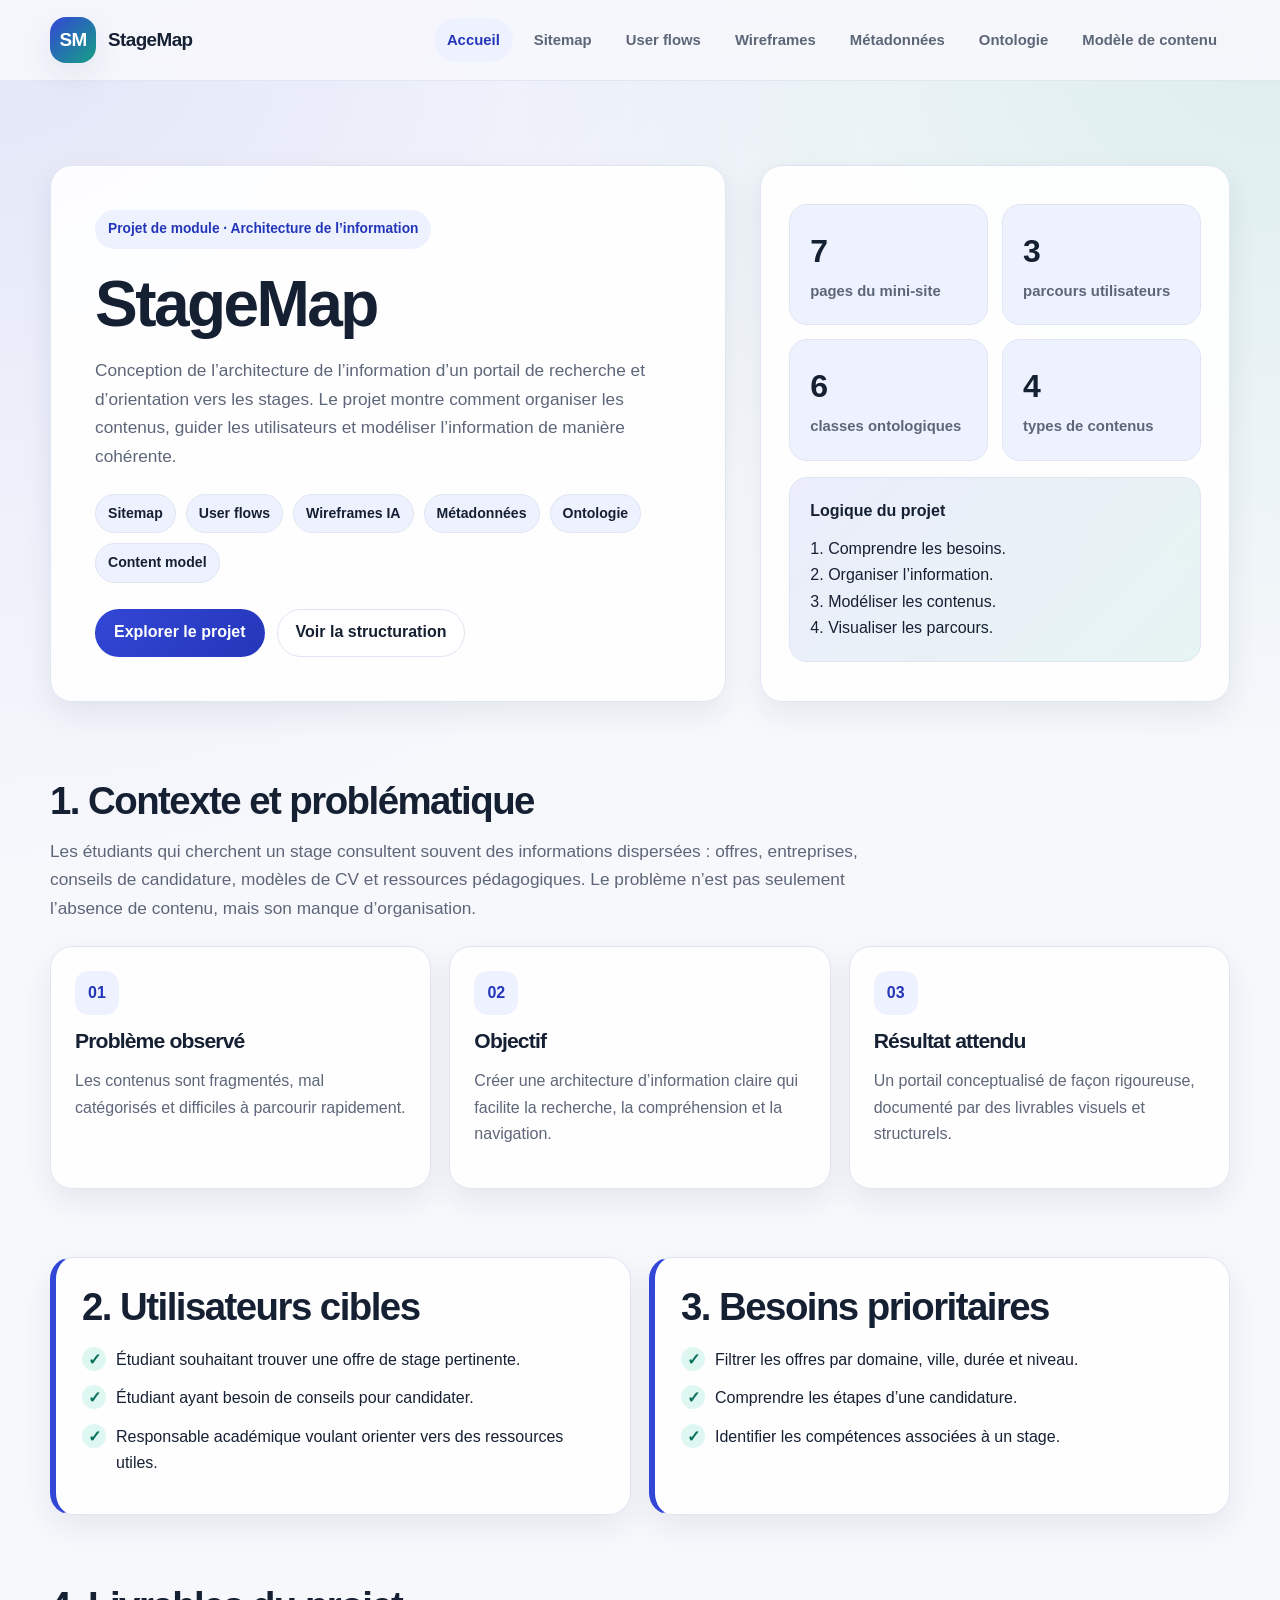
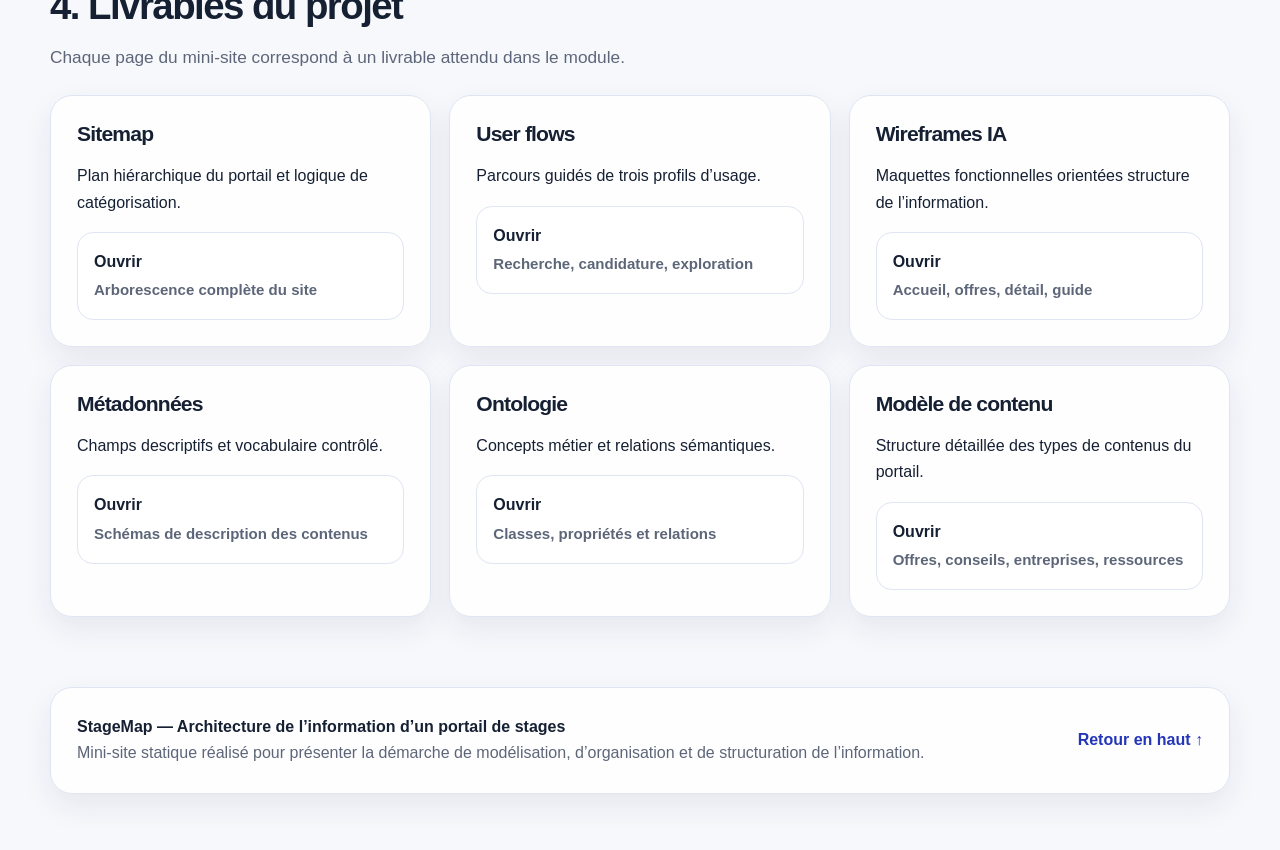
<file: index.html>
<!DOCTYPE html>
<html lang="fr">
<head>
  <meta charset="UTF-8">
  <meta name="viewport" content="width=device-width, initial-scale=1.0">
  <meta name="description" content="Accueil - Projet StageMap en architecture de l'information.">
  <title>Accueil | StageMap</title>
  <link rel="stylesheet" href="css/styles.css">
</head>
<body id="top" class="page-index">

<a class="skip-link" href="#main-content">Aller au contenu principal</a>
<header class="site-header">
  <div class="container header-inner">
    <a class="brand" href="index.html" aria-label="StageMap - Accueil">
      <span class="brand-mark">SM</span>
      <span>StageMap</span>
    </a>
    <button class="nav-toggle" type="button" aria-label="Ouvrir la navigation" aria-expanded="false">
      Menu
    </button>
    <nav class="main-nav" aria-label="Navigation principale">
      <a href="index.html">Accueil</a>
      <a href="sitemap.html">Sitemap</a>
      <a href="flows.html">User flows</a>
      <a href="wireframes.html">Wireframes</a>
      <a href="metadata.html">Métadonnées</a>
      <a href="ontology.html">Ontologie</a>
      <a href="content-model.html">Modèle de contenu</a>
    </nav>
  </div>
</header>

<main id="main-content">

<section class="hero">
  <div class="container hero-grid">
    <article class="hero-card hero-copy">
      <span class="kicker">Projet de module · Architecture de l’information</span>
      <h1>StageMap</h1>
      <p>
        Conception de l’architecture de l’information d’un portail de recherche et
        d’orientation vers les stages. Le projet montre comment organiser les contenus,
        guider les utilisateurs et modéliser l’information de manière cohérente.
      </p>
      <div class="tag-list" aria-label="Notions couvertes">
        <span class="tag">Sitemap</span>
        <span class="tag">User flows</span>
        <span class="tag">Wireframes IA</span>
        <span class="tag">Métadonnées</span>
        <span class="tag">Ontologie</span>
        <span class="tag">Content model</span>
      </div>
      <div class="button-row">
        <a class="btn btn-primary" href="sitemap.html">Explorer le projet</a>
        <a class="btn btn-secondary" href="content-model.html">Voir la structuration</a>
      </div>
    </article>

    <aside class="hero-card hero-side" aria-label="Résumé du projet">
      <div class="metric-grid">
        <div class="metric"><strong>7</strong><span>pages du mini-site</span></div>
        <div class="metric"><strong>3</strong><span>parcours utilisateurs</span></div>
        <div class="metric"><strong>6</strong><span>classes ontologiques</span></div>
        <div class="metric"><strong>4</strong><span>types de contenus</span></div>
      </div>
      <div class="mini-path">
        <strong>Logique du projet</strong>
        <ol>
          <li>Comprendre les besoins.</li>
          <li>Organiser l’information.</li>
          <li>Modéliser les contenus.</li>
          <li>Visualiser les parcours.</li>
        </ol>
      </div>
    </aside>
  </div>
</section>

<section class="section">
  <div class="container">
    <div class="section-heading">
      <h2>1. Contexte et problématique</h2>
      <p class="section-intro">
        Les étudiants qui cherchent un stage consultent souvent des informations dispersées :
        offres, entreprises, conseils de candidature, modèles de CV et ressources pédagogiques.
        Le problème n’est pas seulement l’absence de contenu, mais son manque d’organisation.
      </p>
    </div>
    <div class="grid-3">
      <article class="card">
        <span class="icon-chip">01</span>
        <h3>Problème observé</h3>
        <p>Les contenus sont fragmentés, mal catégorisés et difficiles à parcourir rapidement.</p>
      </article>
      <article class="card">
        <span class="icon-chip">02</span>
        <h3>Objectif</h3>
        <p>Créer une architecture d’information claire qui facilite la recherche, la compréhension et la navigation.</p>
      </article>
      <article class="card">
        <span class="icon-chip">03</span>
        <h3>Résultat attendu</h3>
        <p>Un portail conceptualisé de façon rigoureuse, documenté par des livrables visuels et structurels.</p>
      </article>
    </div>
  </div>
</section>

<section class="section">
  <div class="container grid-2">
    <article class="callout">
      <h2>2. Utilisateurs cibles</h2>
      <ul class="checklist">
        <li>Étudiant souhaitant trouver une offre de stage pertinente.</li>
        <li>Étudiant ayant besoin de conseils pour candidater.</li>
        <li>Responsable académique voulant orienter vers des ressources utiles.</li>
      </ul>
    </article>
    <article class="callout">
      <h2>3. Besoins prioritaires</h2>
      <ul class="checklist">
        <li>Filtrer les offres par domaine, ville, durée et niveau.</li>
        <li>Comprendre les étapes d’une candidature.</li>
        <li>Identifier les compétences associées à un stage.</li>
      </ul>
    </article>
  </div>
</section>

<section class="section">
  <div class="container">
    <div class="section-heading">
      <h2>4. Livrables du projet</h2>
      <p class="section-intro">
        Chaque page du mini-site correspond à un livrable attendu dans le module.
      </p>
    </div>
    <div class="grid-3">
      <article class="nav-card">
        <h3>Sitemap</h3>
        <p>Plan hiérarchique du portail et logique de catégorisation.</p>
        <a href="sitemap.html">Ouvrir <span>Arborescence complète du site</span></a>
      </article>
      <article class="nav-card">
        <h3>User flows</h3>
        <p>Parcours guidés de trois profils d’usage.</p>
        <a href="flows.html">Ouvrir <span>Recherche, candidature, exploration</span></a>
      </article>
      <article class="nav-card">
        <h3>Wireframes IA</h3>
        <p>Maquettes fonctionnelles orientées structure de l’information.</p>
        <a href="wireframes.html">Ouvrir <span>Accueil, offres, détail, guide</span></a>
      </article>
      <article class="nav-card">
        <h3>Métadonnées</h3>
        <p>Champs descriptifs et vocabulaire contrôlé.</p>
        <a href="metadata.html">Ouvrir <span>Schémas de description des contenus</span></a>
      </article>
      <article class="nav-card">
        <h3>Ontologie</h3>
        <p>Concepts métier et relations sémantiques.</p>
        <a href="ontology.html">Ouvrir <span>Classes, propriétés et relations</span></a>
      </article>
      <article class="nav-card">
        <h3>Modèle de contenu</h3>
        <p>Structure détaillée des types de contenus du portail.</p>
        <a href="content-model.html">Ouvrir <span>Offres, conseils, entreprises, ressources</span></a>
      </article>
    </div>
  </div>
</section>

</main>

<footer class="footer">
  <div class="container footer-card">
    <div>
      <strong>StageMap — Architecture de l’information d’un portail de stages</strong>
      <p>Mini-site statique réalisé pour présenter la démarche de modélisation, d’organisation et de structuration de l’information.</p>
    </div>
    <a class="back-top" href="#top">Retour en haut ↑</a>
  </div>
</footer>
<script src="js/main.js"></script>

</body>
</html>
</file>
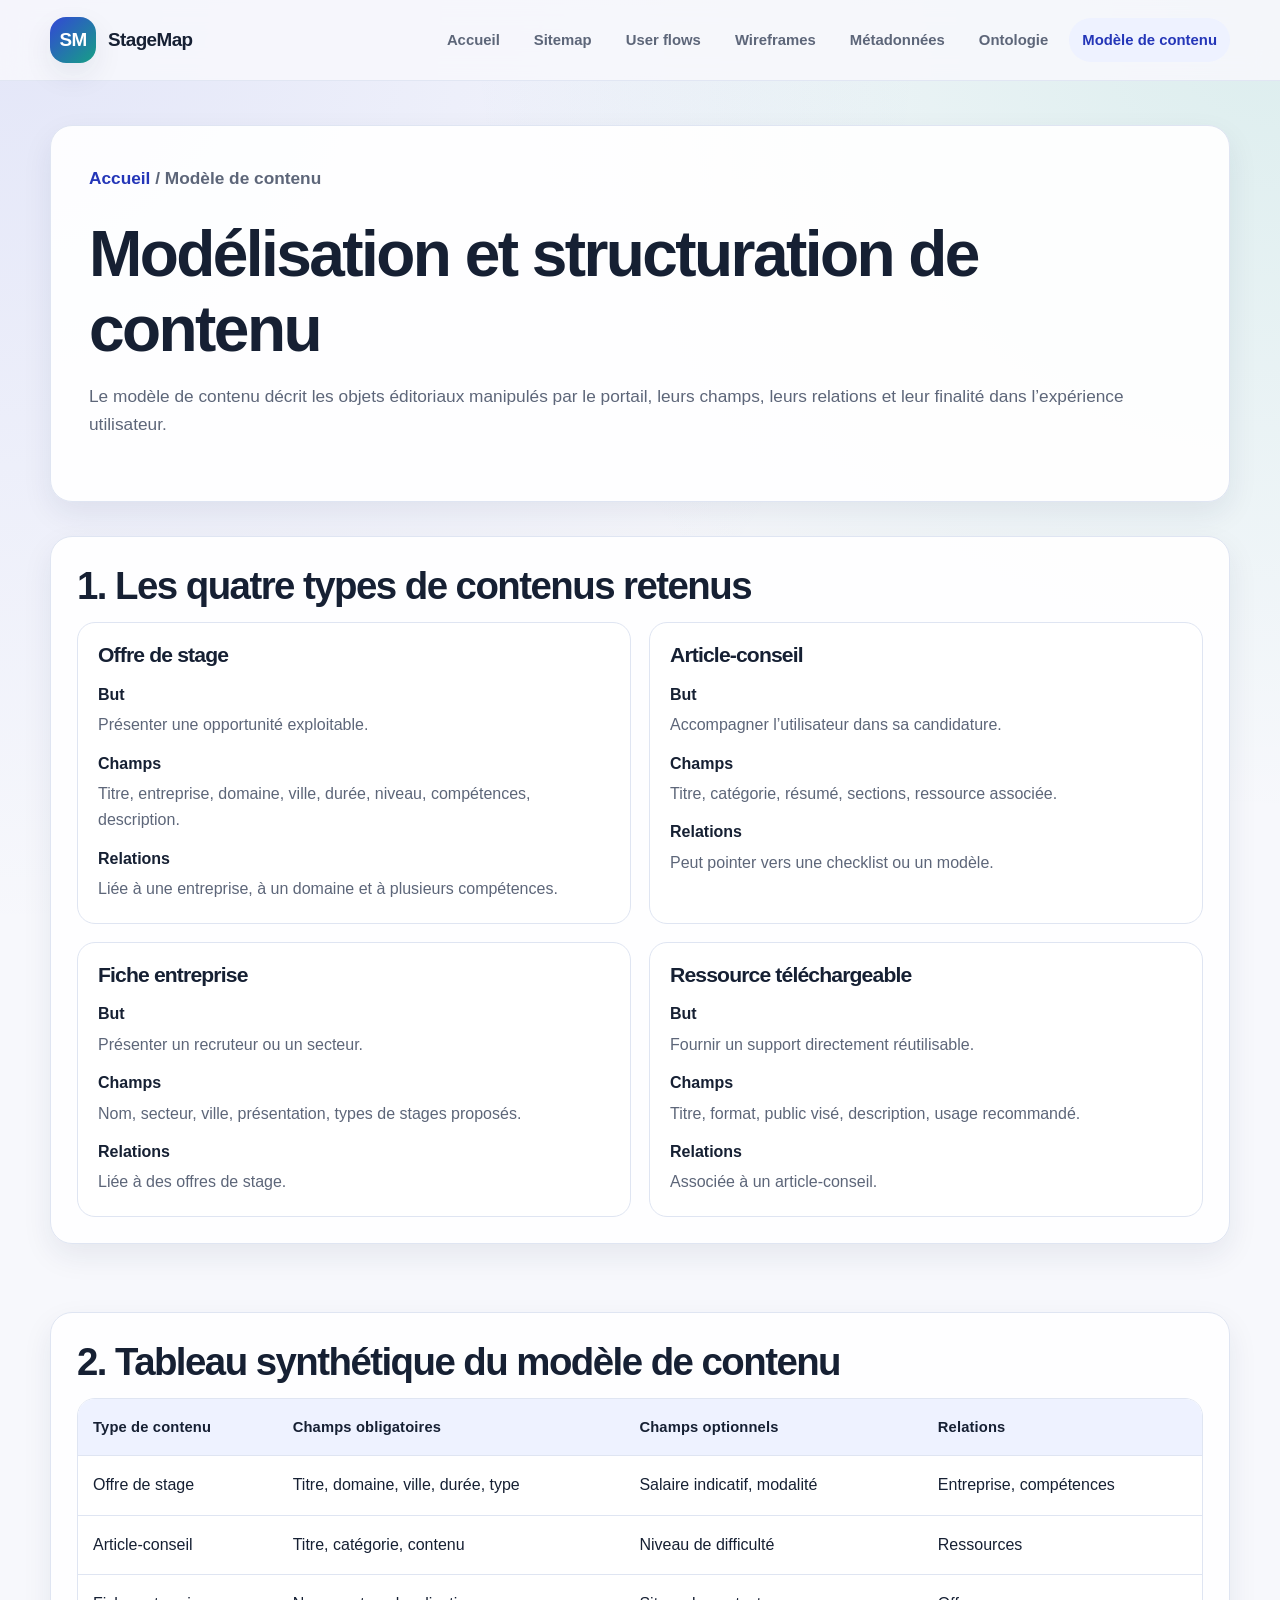
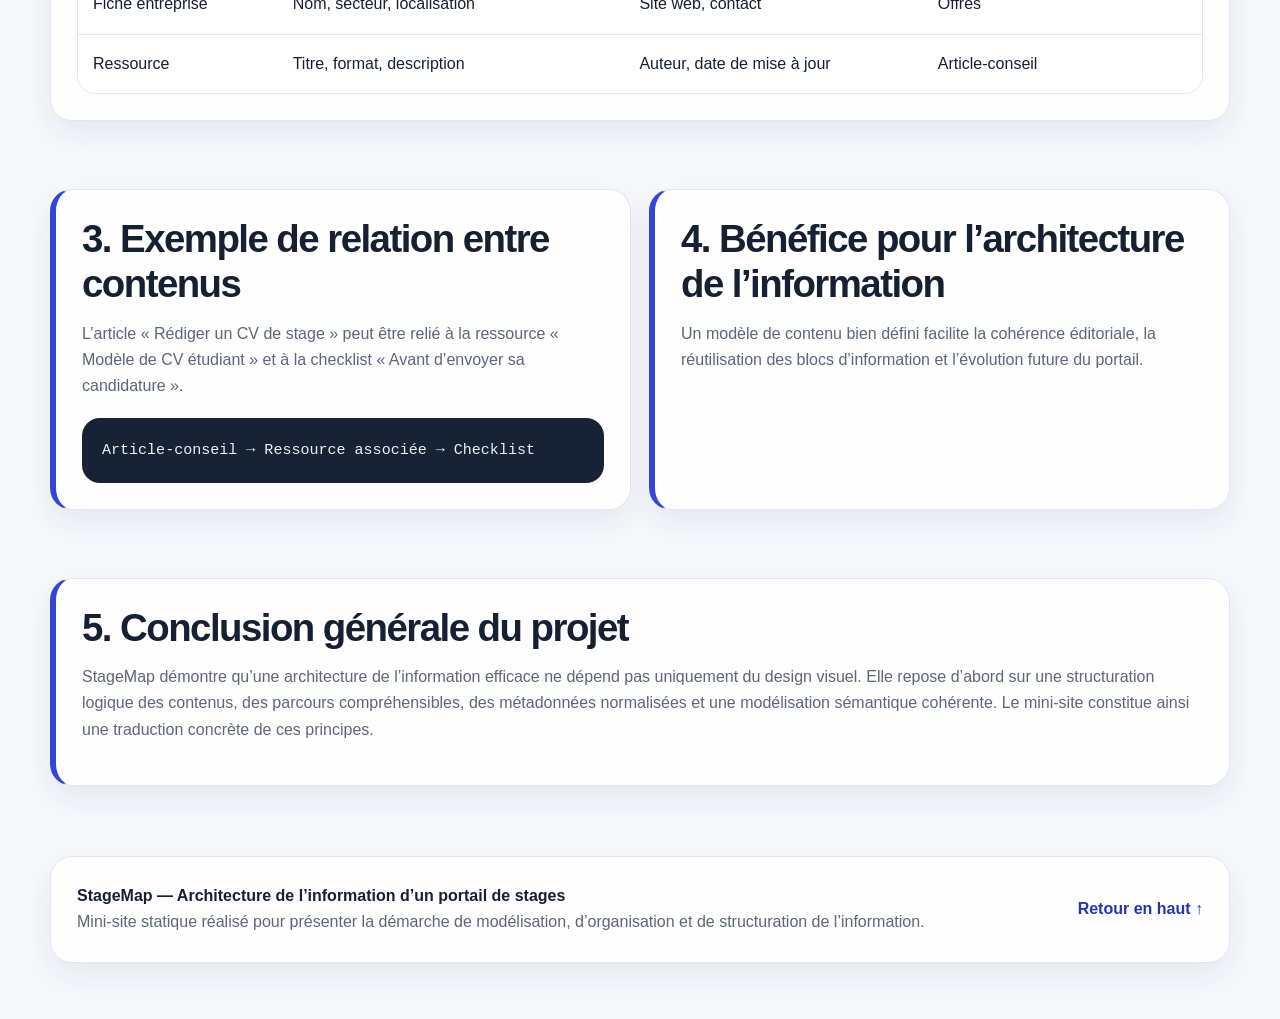
<file: content-model.html>
<!DOCTYPE html>
<html lang="fr">
<head>
  <meta charset="UTF-8">
  <meta name="viewport" content="width=device-width, initial-scale=1.0">
  <meta name="description" content="Modélisation de contenu - Projet StageMap en architecture de l'information.">
  <title>Modélisation de contenu | StageMap</title>
  <link rel="stylesheet" href="css/styles.css">
</head>
<body id="top" class="page-content">

<a class="skip-link" href="#main-content">Aller au contenu principal</a>
<header class="site-header">
  <div class="container header-inner">
    <a class="brand" href="index.html" aria-label="StageMap - Accueil">
      <span class="brand-mark">SM</span>
      <span>StageMap</span>
    </a>
    <button class="nav-toggle" type="button" aria-label="Ouvrir la navigation" aria-expanded="false">
      Menu
    </button>
    <nav class="main-nav" aria-label="Navigation principale">
      <a href="index.html">Accueil</a>
      <a href="sitemap.html">Sitemap</a>
      <a href="flows.html">User flows</a>
      <a href="wireframes.html">Wireframes</a>
      <a href="metadata.html">Métadonnées</a>
      <a href="ontology.html">Ontologie</a>
      <a href="content-model.html">Modèle de contenu</a>
    </nav>
  </div>
</header>

<main id="main-content">

<section class="container page-hero">
  <p class="breadcrumb"><a href="index.html">Accueil</a> / Modèle de contenu</p>
  <h1>Modélisation et structuration de contenu</h1>
  <p>
    Le modèle de contenu décrit les objets éditoriaux manipulés par le portail,
    leurs champs, leurs relations et leur finalité dans l’expérience utilisateur.
  </p>
</section>

<section class="section">
  <div class="container content-model-card">
    <h2>1. Les quatre types de contenus retenus</h2>
    <div class="model-columns">
      <article class="model-card">
        <h3>Offre de stage</h3>
        <dl>
          <dt>But</dt><dd>Présenter une opportunité exploitable.</dd>
          <dt>Champs</dt><dd>Titre, entreprise, domaine, ville, durée, niveau, compétences, description.</dd>
          <dt>Relations</dt><dd>Liée à une entreprise, à un domaine et à plusieurs compétences.</dd>
        </dl>
      </article>
      <article class="model-card">
        <h3>Article-conseil</h3>
        <dl>
          <dt>But</dt><dd>Accompagner l’utilisateur dans sa candidature.</dd>
          <dt>Champs</dt><dd>Titre, catégorie, résumé, sections, ressource associée.</dd>
          <dt>Relations</dt><dd>Peut pointer vers une checklist ou un modèle.</dd>
        </dl>
      </article>
      <article class="model-card">
        <h3>Fiche entreprise</h3>
        <dl>
          <dt>But</dt><dd>Présenter un recruteur ou un secteur.</dd>
          <dt>Champs</dt><dd>Nom, secteur, ville, présentation, types de stages proposés.</dd>
          <dt>Relations</dt><dd>Liée à des offres de stage.</dd>
        </dl>
      </article>
      <article class="model-card">
        <h3>Ressource téléchargeable</h3>
        <dl>
          <dt>But</dt><dd>Fournir un support directement réutilisable.</dd>
          <dt>Champs</dt><dd>Titre, format, public visé, description, usage recommandé.</dd>
          <dt>Relations</dt><dd>Associée à un article-conseil.</dd>
        </dl>
      </article>
    </div>
  </div>
</section>

<section class="section">
  <div class="container table-card">
    <h2>2. Tableau synthétique du modèle de contenu</h2>
    <div class="table-wrap">
      <table>
        <thead>
          <tr>
            <th>Type de contenu</th>
            <th>Champs obligatoires</th>
            <th>Champs optionnels</th>
            <th>Relations</th>
          </tr>
        </thead>
        <tbody>
          <tr>
            <td>Offre de stage</td>
            <td>Titre, domaine, ville, durée, type</td>
            <td>Salaire indicatif, modalité</td>
            <td>Entreprise, compétences</td>
          </tr>
          <tr>
            <td>Article-conseil</td>
            <td>Titre, catégorie, contenu</td>
            <td>Niveau de difficulté</td>
            <td>Ressources</td>
          </tr>
          <tr>
            <td>Fiche entreprise</td>
            <td>Nom, secteur, localisation</td>
            <td>Site web, contact</td>
            <td>Offres</td>
          </tr>
          <tr>
            <td>Ressource</td>
            <td>Titre, format, description</td>
            <td>Auteur, date de mise à jour</td>
            <td>Article-conseil</td>
          </tr>
        </tbody>
      </table>
    </div>
  </div>
</section>

<section class="section">
  <div class="container grid-2">
    <article class="callout">
      <h2>3. Exemple de relation entre contenus</h2>
      <p>
        L’article « Rédiger un CV de stage » peut être relié à la ressource
        « Modèle de CV étudiant » et à la checklist « Avant d’envoyer sa candidature ».
      </p>
      <div class="code-like">Article-conseil → Ressource associée → Checklist</div>
    </article>
    <article class="callout">
      <h2>4. Bénéfice pour l’architecture de l’information</h2>
      <p>
        Un modèle de contenu bien défini facilite la cohérence éditoriale,
        la réutilisation des blocs d’information et l’évolution future du portail.
      </p>
    </article>
  </div>
</section>

<section class="section">
  <div class="container callout">
    <h2>5. Conclusion générale du projet</h2>
    <p>
      StageMap démontre qu’une architecture de l’information efficace ne dépend pas uniquement
      du design visuel. Elle repose d’abord sur une structuration logique des contenus,
      des parcours compréhensibles, des métadonnées normalisées et une modélisation sémantique
      cohérente. Le mini-site constitue ainsi une traduction concrète de ces principes.
    </p>
  </div>
</section>

</main>

<footer class="footer">
  <div class="container footer-card">
    <div>
      <strong>StageMap — Architecture de l’information d’un portail de stages</strong>
      <p>Mini-site statique réalisé pour présenter la démarche de modélisation, d’organisation et de structuration de l’information.</p>
    </div>
    <a class="back-top" href="#top">Retour en haut ↑</a>
  </div>
</footer>
<script src="js/main.js"></script>

</body>
</html>
</file>
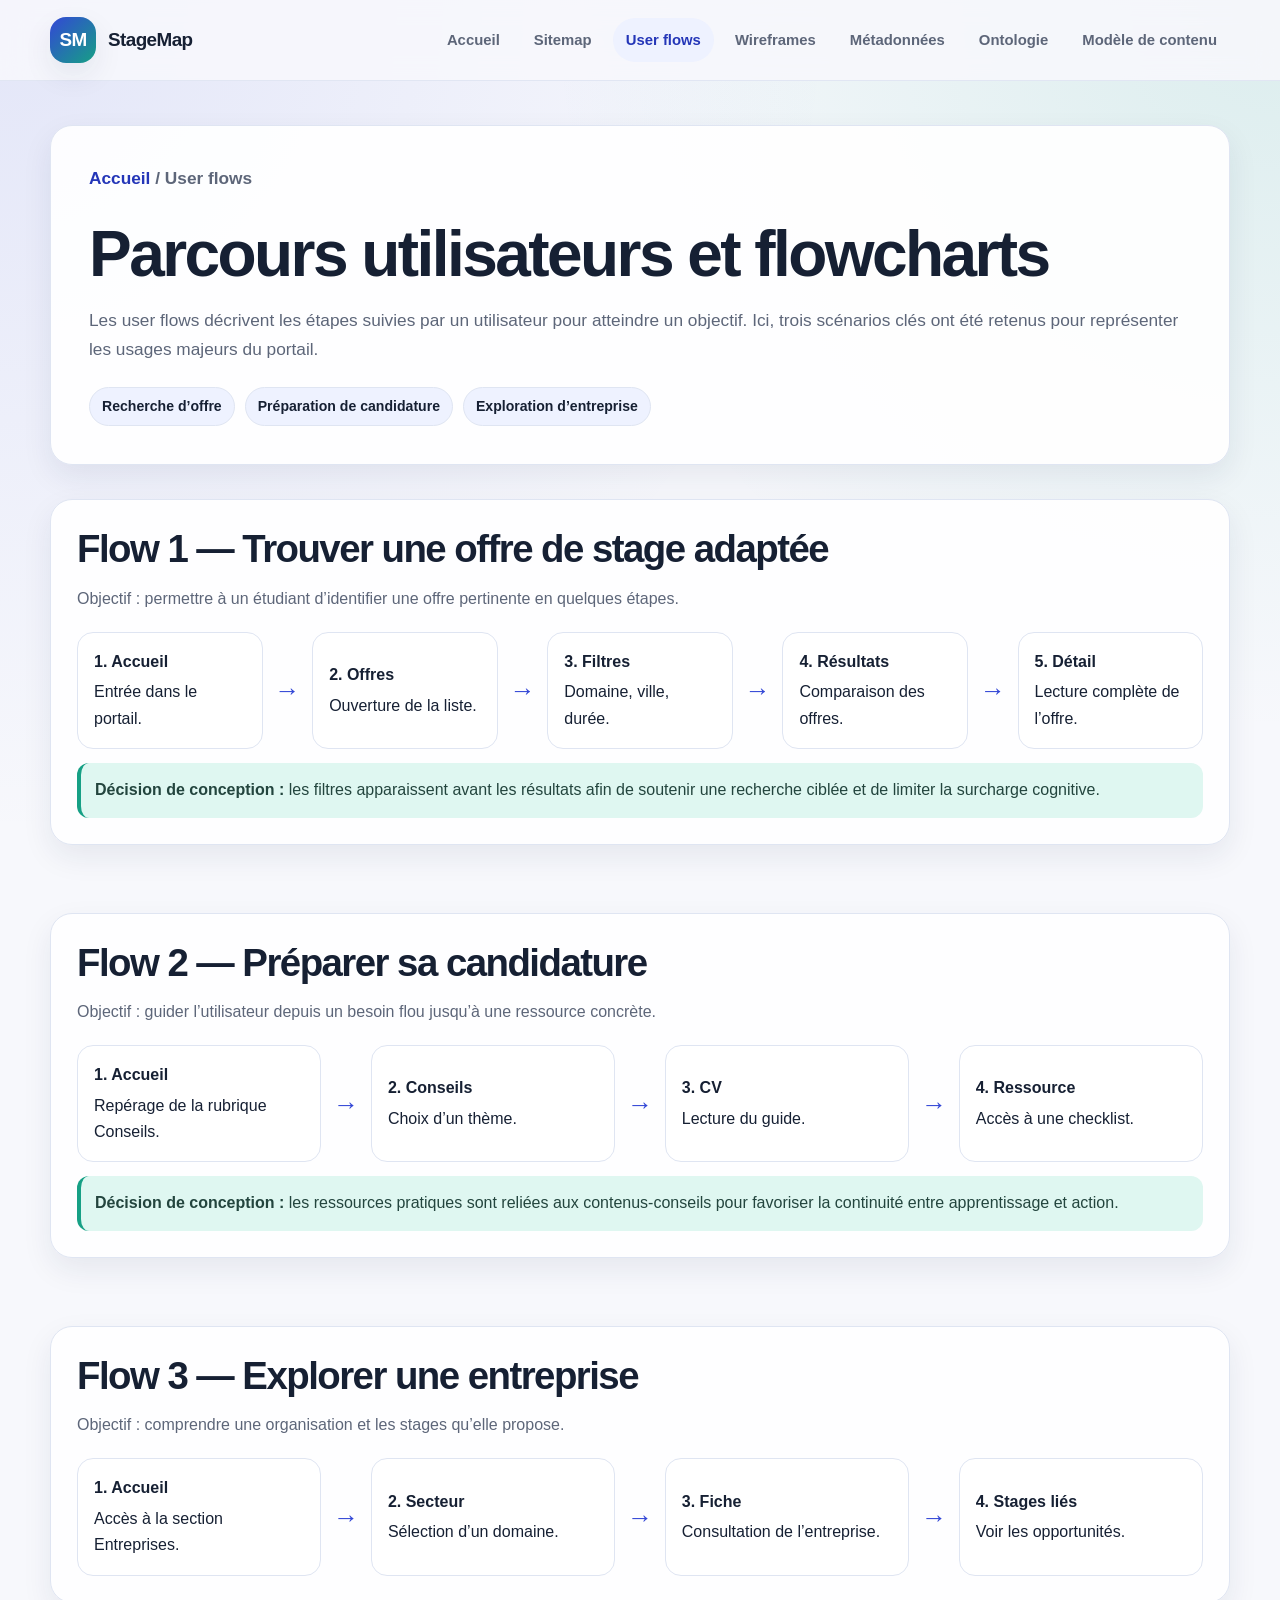
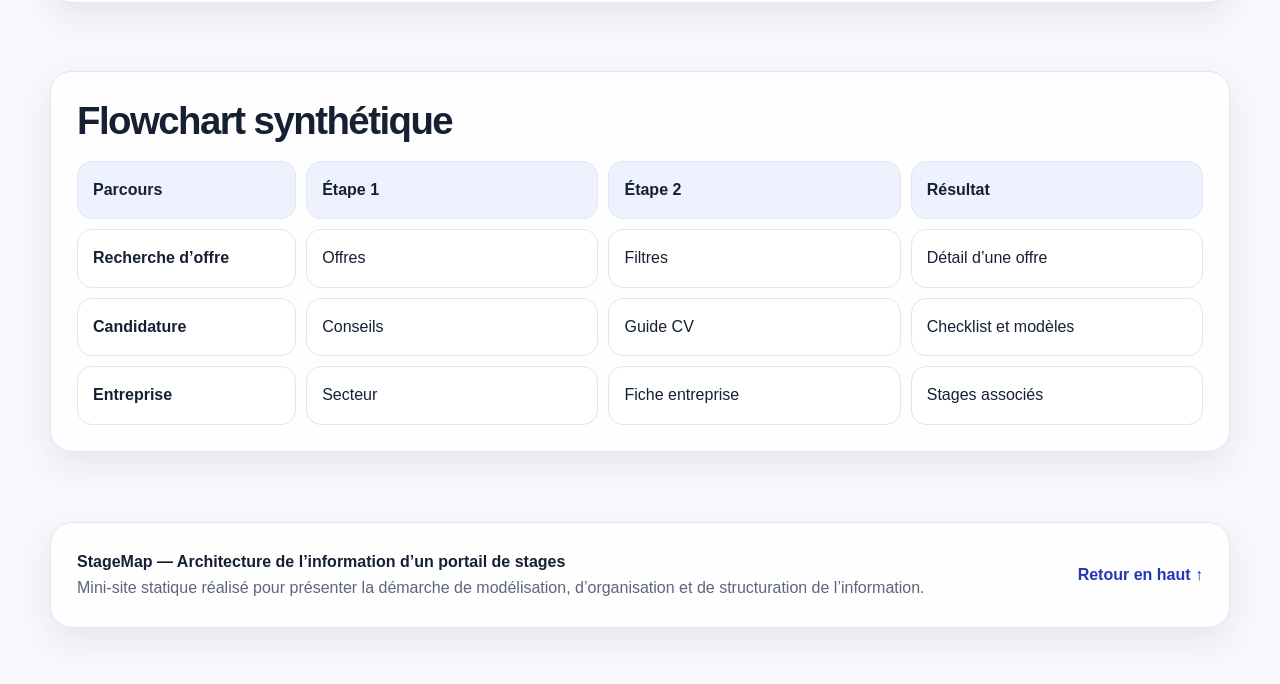
<file: flows.html>
<!DOCTYPE html>
<html lang="fr">
<head>
  <meta charset="UTF-8">
  <meta name="viewport" content="width=device-width, initial-scale=1.0">
  <meta name="description" content="User flows - Projet StageMap en architecture de l'information.">
  <title>User flows | StageMap</title>
  <link rel="stylesheet" href="css/styles.css">
</head>
<body id="top" class="page-flows">

<a class="skip-link" href="#main-content">Aller au contenu principal</a>
<header class="site-header">
  <div class="container header-inner">
    <a class="brand" href="index.html" aria-label="StageMap - Accueil">
      <span class="brand-mark">SM</span>
      <span>StageMap</span>
    </a>
    <button class="nav-toggle" type="button" aria-label="Ouvrir la navigation" aria-expanded="false">
      Menu
    </button>
    <nav class="main-nav" aria-label="Navigation principale">
      <a href="index.html">Accueil</a>
      <a href="sitemap.html">Sitemap</a>
      <a href="flows.html">User flows</a>
      <a href="wireframes.html">Wireframes</a>
      <a href="metadata.html">Métadonnées</a>
      <a href="ontology.html">Ontologie</a>
      <a href="content-model.html">Modèle de contenu</a>
    </nav>
  </div>
</header>

<main id="main-content">

<section class="container page-hero">
  <p class="breadcrumb"><a href="index.html">Accueil</a> / User flows</p>
  <h1>Parcours utilisateurs et flowcharts</h1>
  <p>
    Les user flows décrivent les étapes suivies par un utilisateur pour atteindre un objectif.
    Ici, trois scénarios clés ont été retenus pour représenter les usages majeurs du portail.
  </p>
  <div class="pill-row">
    <span class="pill">Recherche d’offre</span>
    <span class="pill">Préparation de candidature</span>
    <span class="pill">Exploration d’entreprise</span>
  </div>
</section>

<section class="section">
  <div class="container flow-card">
    <h2>Flow 1 — Trouver une offre de stage adaptée</h2>
    <p>Objectif : permettre à un étudiant d’identifier une offre pertinente en quelques étapes.</p>
    <div class="flow-track">
      <div class="flow-step"><strong>1. Accueil</strong><span>Entrée dans le portail.</span></div>
      <div class="flow-arrow">→</div>
      <div class="flow-step"><strong>2. Offres</strong><span>Ouverture de la liste.</span></div>
      <div class="flow-arrow">→</div>
      <div class="flow-step"><strong>3. Filtres</strong><span>Domaine, ville, durée.</span></div>
      <div class="flow-arrow">→</div>
      <div class="flow-step"><strong>4. Résultats</strong><span>Comparaison des offres.</span></div>
      <div class="flow-arrow">→</div>
      <div class="flow-step"><strong>5. Détail</strong><span>Lecture complète de l’offre.</span></div>
    </div>
    <div class="annotation">
      <strong>Décision de conception :</strong> les filtres apparaissent avant les résultats afin de soutenir
      une recherche ciblée et de limiter la surcharge cognitive.
    </div>
  </div>
</section>

<section class="section">
  <div class="container flow-card">
    <h2>Flow 2 — Préparer sa candidature</h2>
    <p>Objectif : guider l’utilisateur depuis un besoin flou jusqu’à une ressource concrète.</p>
    <div class="flow-track">
      <div class="flow-step"><strong>1. Accueil</strong><span>Repérage de la rubrique Conseils.</span></div>
      <div class="flow-arrow">→</div>
      <div class="flow-step"><strong>2. Conseils</strong><span>Choix d’un thème.</span></div>
      <div class="flow-arrow">→</div>
      <div class="flow-step"><strong>3. CV</strong><span>Lecture du guide.</span></div>
      <div class="flow-arrow">→</div>
      <div class="flow-step"><strong>4. Ressource</strong><span>Accès à une checklist.</span></div>
    </div>
    <div class="annotation">
      <strong>Décision de conception :</strong> les ressources pratiques sont reliées aux contenus-conseils
      pour favoriser la continuité entre apprentissage et action.
    </div>
  </div>
</section>

<section class="section">
  <div class="container flow-card">
    <h2>Flow 3 — Explorer une entreprise</h2>
    <p>Objectif : comprendre une organisation et les stages qu’elle propose.</p>
    <div class="flow-track">
      <div class="flow-step"><strong>1. Accueil</strong><span>Accès à la section Entreprises.</span></div>
      <div class="flow-arrow">→</div>
      <div class="flow-step"><strong>2. Secteur</strong><span>Sélection d’un domaine.</span></div>
      <div class="flow-arrow">→</div>
      <div class="flow-step"><strong>3. Fiche</strong><span>Consultation de l’entreprise.</span></div>
      <div class="flow-arrow">→</div>
      <div class="flow-step"><strong>4. Stages liés</strong><span>Voir les opportunités.</span></div>
    </div>
  </div>
</section>

<section class="section">
  <div class="container diagram-card">
    <h2>Flowchart synthétique</h2>
    <div class="flow-lane" role="img" aria-label="Tableau résumant les trois parcours utilisateurs">
      <div class="lane-label">Parcours</div>
      <div class="lane-label">Étape 1</div>
      <div class="lane-label">Étape 2</div>
      <div class="lane-label">Résultat</div>

      <div class="lane-cell"><strong>Recherche d’offre</strong></div>
      <div class="lane-cell">Offres</div>
      <div class="lane-cell">Filtres</div>
      <div class="lane-cell">Détail d’une offre</div>

      <div class="lane-cell"><strong>Candidature</strong></div>
      <div class="lane-cell">Conseils</div>
      <div class="lane-cell">Guide CV</div>
      <div class="lane-cell">Checklist et modèles</div>

      <div class="lane-cell"><strong>Entreprise</strong></div>
      <div class="lane-cell">Secteur</div>
      <div class="lane-cell">Fiche entreprise</div>
      <div class="lane-cell">Stages associés</div>
    </div>
  </div>
</section>

</main>

<footer class="footer">
  <div class="container footer-card">
    <div>
      <strong>StageMap — Architecture de l’information d’un portail de stages</strong>
      <p>Mini-site statique réalisé pour présenter la démarche de modélisation, d’organisation et de structuration de l’information.</p>
    </div>
    <a class="back-top" href="#top">Retour en haut ↑</a>
  </div>
</footer>
<script src="js/main.js"></script>

</body>
</html>
</file>
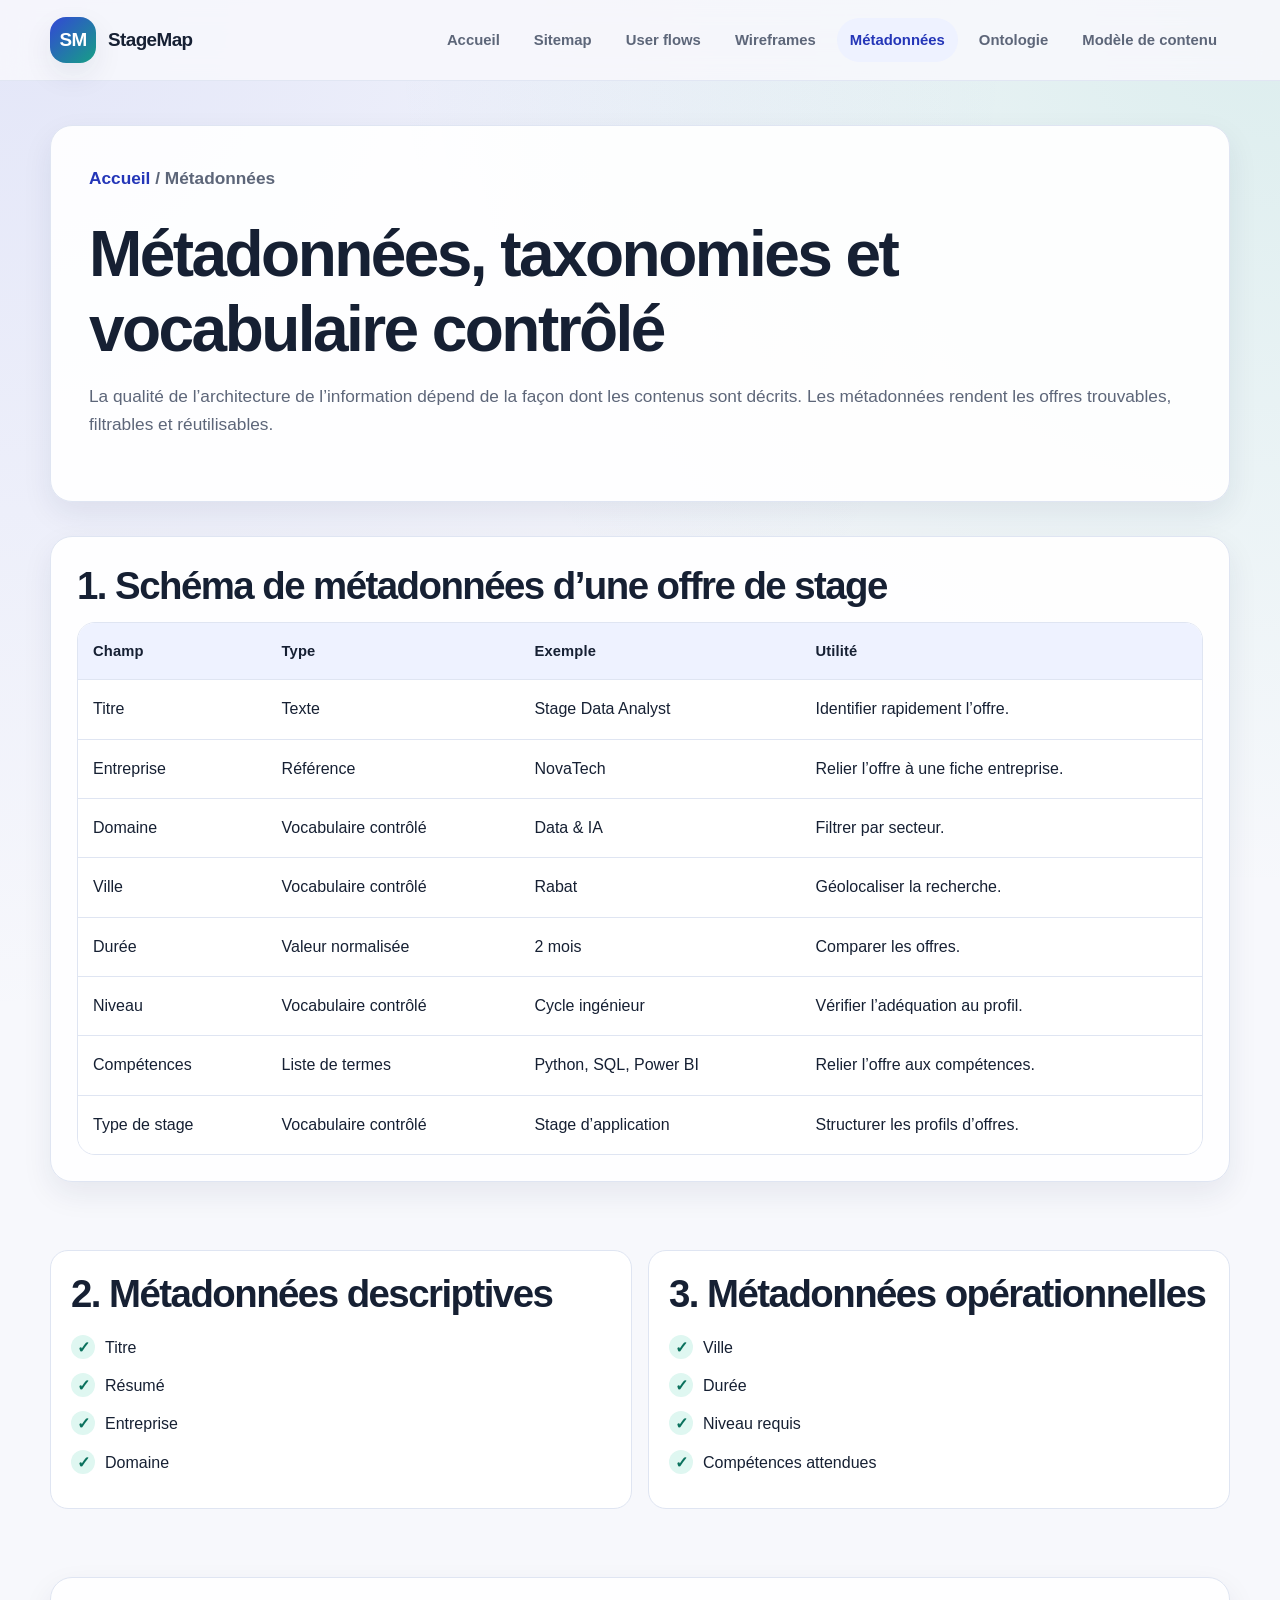
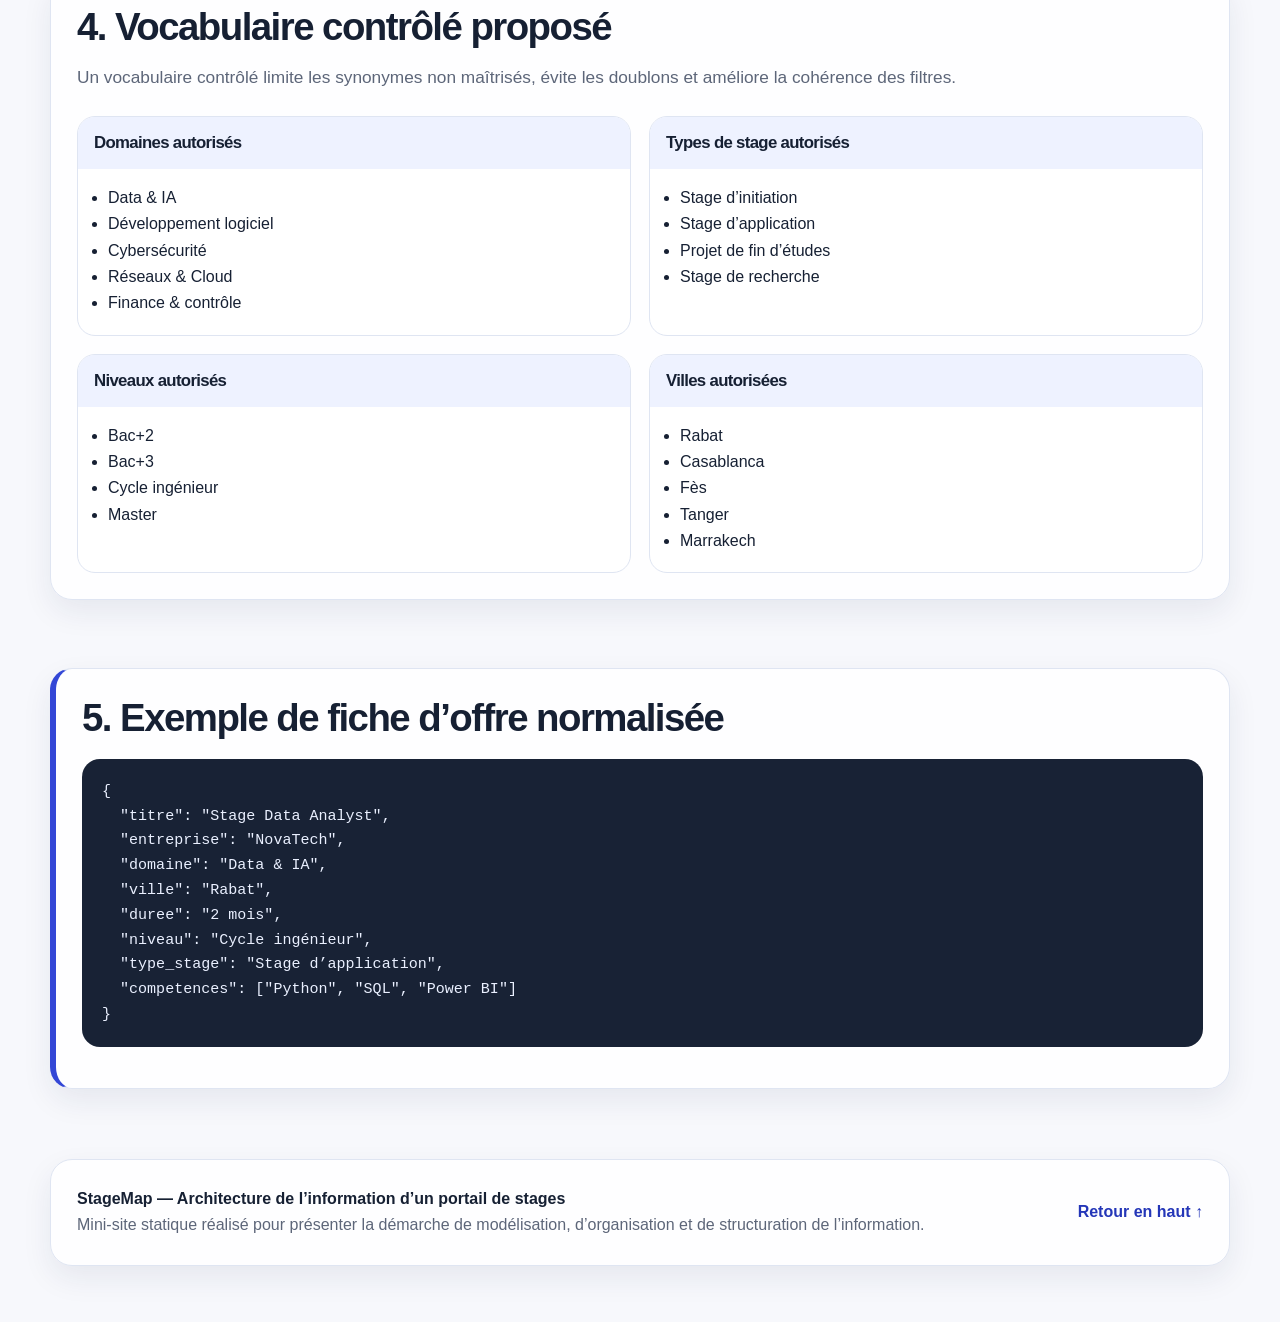
<file: metadata.html>
<!DOCTYPE html>
<html lang="fr">
<head>
  <meta charset="UTF-8">
  <meta name="viewport" content="width=device-width, initial-scale=1.0">
  <meta name="description" content="Métadonnées et vocabulaire contrôlé - Projet StageMap en architecture de l'information.">
  <title>Métadonnées et vocabulaire contrôlé | StageMap</title>
  <link rel="stylesheet" href="css/styles.css">
</head>
<body id="top" class="page-metadata">

<a class="skip-link" href="#main-content">Aller au contenu principal</a>
<header class="site-header">
  <div class="container header-inner">
    <a class="brand" href="index.html" aria-label="StageMap - Accueil">
      <span class="brand-mark">SM</span>
      <span>StageMap</span>
    </a>
    <button class="nav-toggle" type="button" aria-label="Ouvrir la navigation" aria-expanded="false">
      Menu
    </button>
    <nav class="main-nav" aria-label="Navigation principale">
      <a href="index.html">Accueil</a>
      <a href="sitemap.html">Sitemap</a>
      <a href="flows.html">User flows</a>
      <a href="wireframes.html">Wireframes</a>
      <a href="metadata.html">Métadonnées</a>
      <a href="ontology.html">Ontologie</a>
      <a href="content-model.html">Modèle de contenu</a>
    </nav>
  </div>
</header>

<main id="main-content">

<section class="container page-hero">
  <p class="breadcrumb"><a href="index.html">Accueil</a> / Métadonnées</p>
  <h1>Métadonnées, taxonomies et vocabulaire contrôlé</h1>
  <p>
    La qualité de l’architecture de l’information dépend de la façon dont les contenus sont décrits.
    Les métadonnées rendent les offres trouvables, filtrables et réutilisables.
  </p>
</section>

<section class="section">
  <div class="container table-card">
    <h2>1. Schéma de métadonnées d’une offre de stage</h2>
    <div class="table-wrap">
      <table>
        <thead>
          <tr>
            <th>Champ</th>
            <th>Type</th>
            <th>Exemple</th>
            <th>Utilité</th>
          </tr>
        </thead>
        <tbody>
          <tr><td>Titre</td><td>Texte</td><td>Stage Data Analyst</td><td>Identifier rapidement l’offre.</td></tr>
          <tr><td>Entreprise</td><td>Référence</td><td>NovaTech</td><td>Relier l’offre à une fiche entreprise.</td></tr>
          <tr><td>Domaine</td><td>Vocabulaire contrôlé</td><td>Data & IA</td><td>Filtrer par secteur.</td></tr>
          <tr><td>Ville</td><td>Vocabulaire contrôlé</td><td>Rabat</td><td>Géolocaliser la recherche.</td></tr>
          <tr><td>Durée</td><td>Valeur normalisée</td><td>2 mois</td><td>Comparer les offres.</td></tr>
          <tr><td>Niveau</td><td>Vocabulaire contrôlé</td><td>Cycle ingénieur</td><td>Vérifier l’adéquation au profil.</td></tr>
          <tr><td>Compétences</td><td>Liste de termes</td><td>Python, SQL, Power BI</td><td>Relier l’offre aux compétences.</td></tr>
          <tr><td>Type de stage</td><td>Vocabulaire contrôlé</td><td>Stage d’application</td><td>Structurer les profils d’offres.</td></tr>
        </tbody>
      </table>
    </div>
  </div>
</section>

<section class="section">
  <div class="container meta-schema">
    <article class="schema-box">
      <h2>2. Métadonnées descriptives</h2>
      <ul class="checklist">
        <li>Titre</li>
        <li>Résumé</li>
        <li>Entreprise</li>
        <li>Domaine</li>
      </ul>
    </article>
    <article class="schema-box">
      <h2>3. Métadonnées opérationnelles</h2>
      <ul class="checklist">
        <li>Ville</li>
        <li>Durée</li>
        <li>Niveau requis</li>
        <li>Compétences attendues</li>
      </ul>
    </article>
  </div>
</section>

<section class="section">
  <div class="container diagram-card">
    <h2>4. Vocabulaire contrôlé proposé</h2>
    <p class="section-intro">
      Un vocabulaire contrôlé limite les synonymes non maîtrisés, évite les doublons
      et améliore la cohérence des filtres.
    </p>
    <div class="controlled-vocab">
      <section class="vocab-list">
        <h4>Domaines autorisés</h4>
        <ul>
          <li>Data & IA</li>
          <li>Développement logiciel</li>
          <li>Cybersécurité</li>
          <li>Réseaux & Cloud</li>
          <li>Finance & contrôle</li>
        </ul>
      </section>
      <section class="vocab-list">
        <h4>Types de stage autorisés</h4>
        <ul>
          <li>Stage d’initiation</li>
          <li>Stage d’application</li>
          <li>Projet de fin d’études</li>
          <li>Stage de recherche</li>
        </ul>
      </section>
      <section class="vocab-list">
        <h4>Niveaux autorisés</h4>
        <ul>
          <li>Bac+2</li>
          <li>Bac+3</li>
          <li>Cycle ingénieur</li>
          <li>Master</li>
        </ul>
      </section>
      <section class="vocab-list">
        <h4>Villes autorisées</h4>
        <ul>
          <li>Rabat</li>
          <li>Casablanca</li>
          <li>Fès</li>
          <li>Tanger</li>
          <li>Marrakech</li>
        </ul>
      </section>
    </div>
  </div>
</section>

<section class="section">
  <div class="container callout">
    <h2>5. Exemple de fiche d’offre normalisée</h2>
    <pre class="json-block">{
  "titre": "Stage Data Analyst",
  "entreprise": "NovaTech",
  "domaine": "Data & IA",
  "ville": "Rabat",
  "duree": "2 mois",
  "niveau": "Cycle ingénieur",
  "type_stage": "Stage d’application",
  "competences": ["Python", "SQL", "Power BI"]
}</pre>
  </div>
</section>

</main>

<footer class="footer">
  <div class="container footer-card">
    <div>
      <strong>StageMap — Architecture de l’information d’un portail de stages</strong>
      <p>Mini-site statique réalisé pour présenter la démarche de modélisation, d’organisation et de structuration de l’information.</p>
    </div>
    <a class="back-top" href="#top">Retour en haut ↑</a>
  </div>
</footer>
<script src="js/main.js"></script>

</body>
</html>
</file>
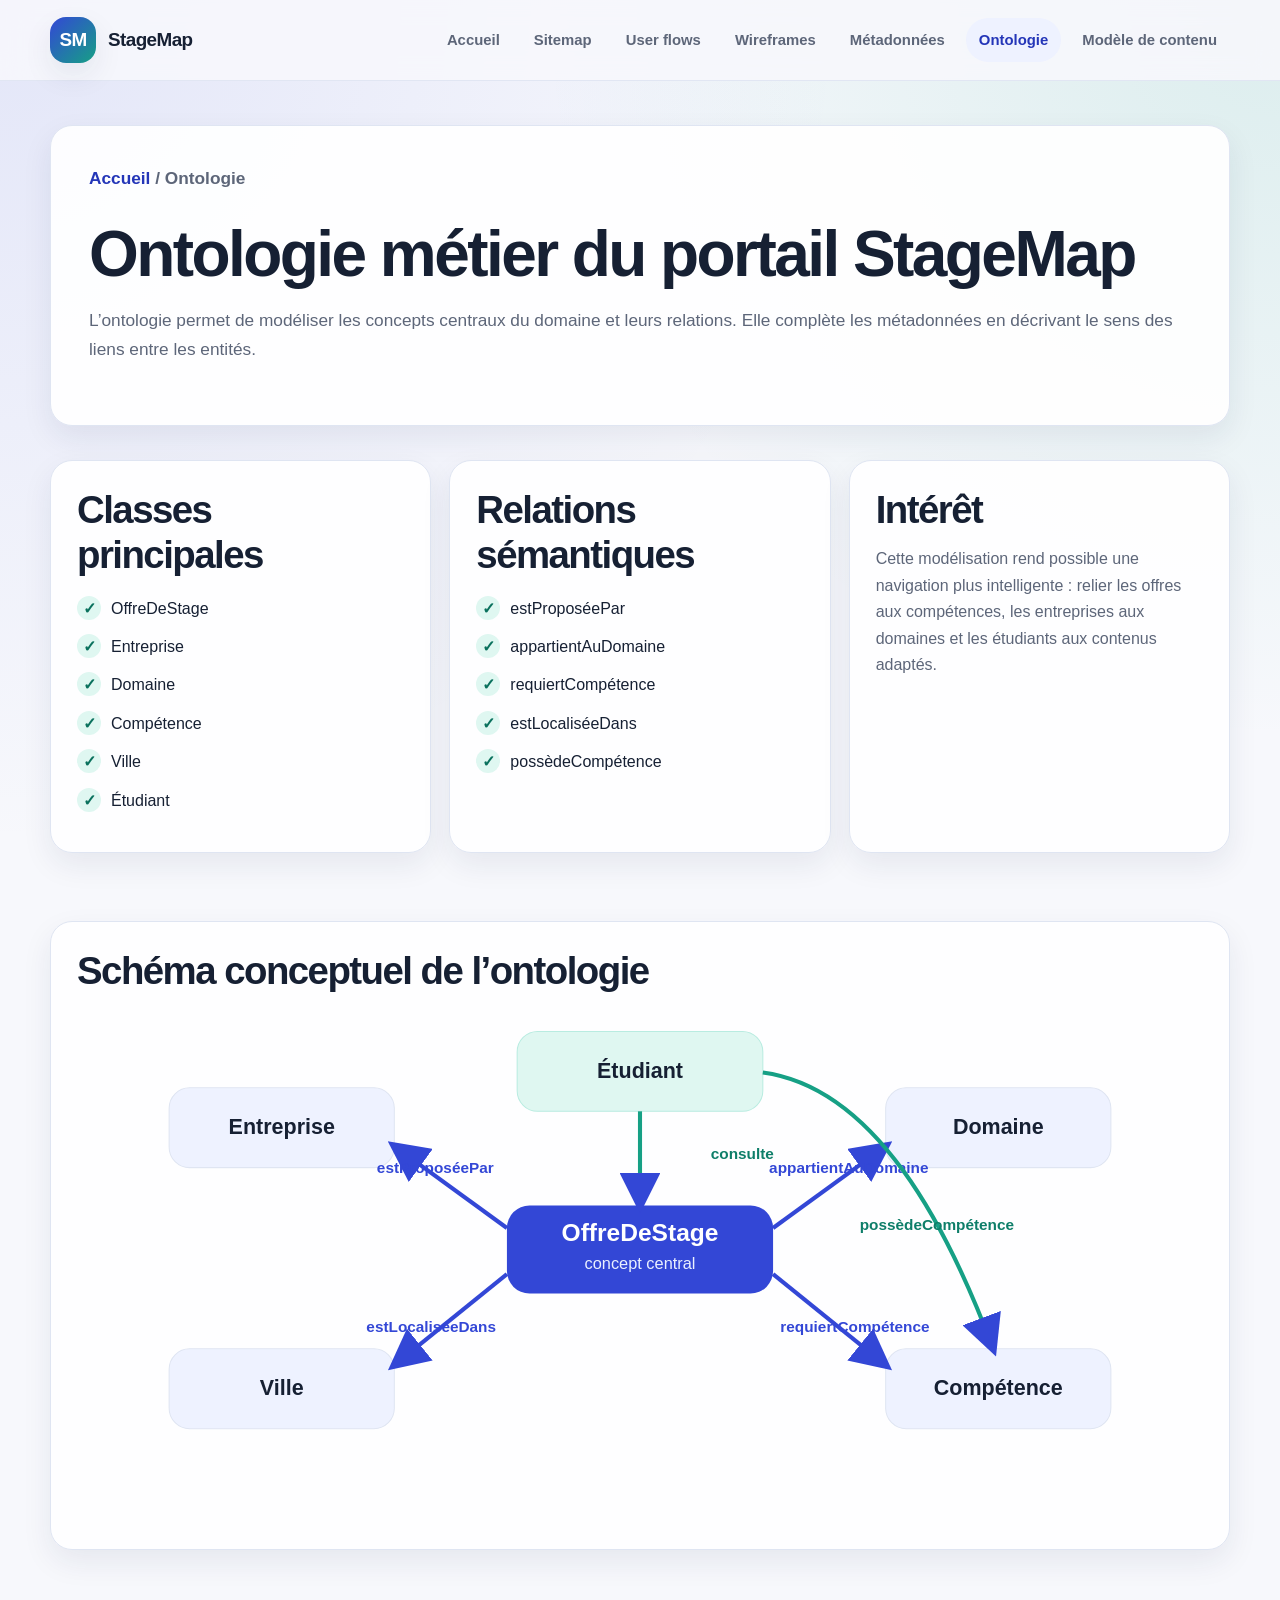
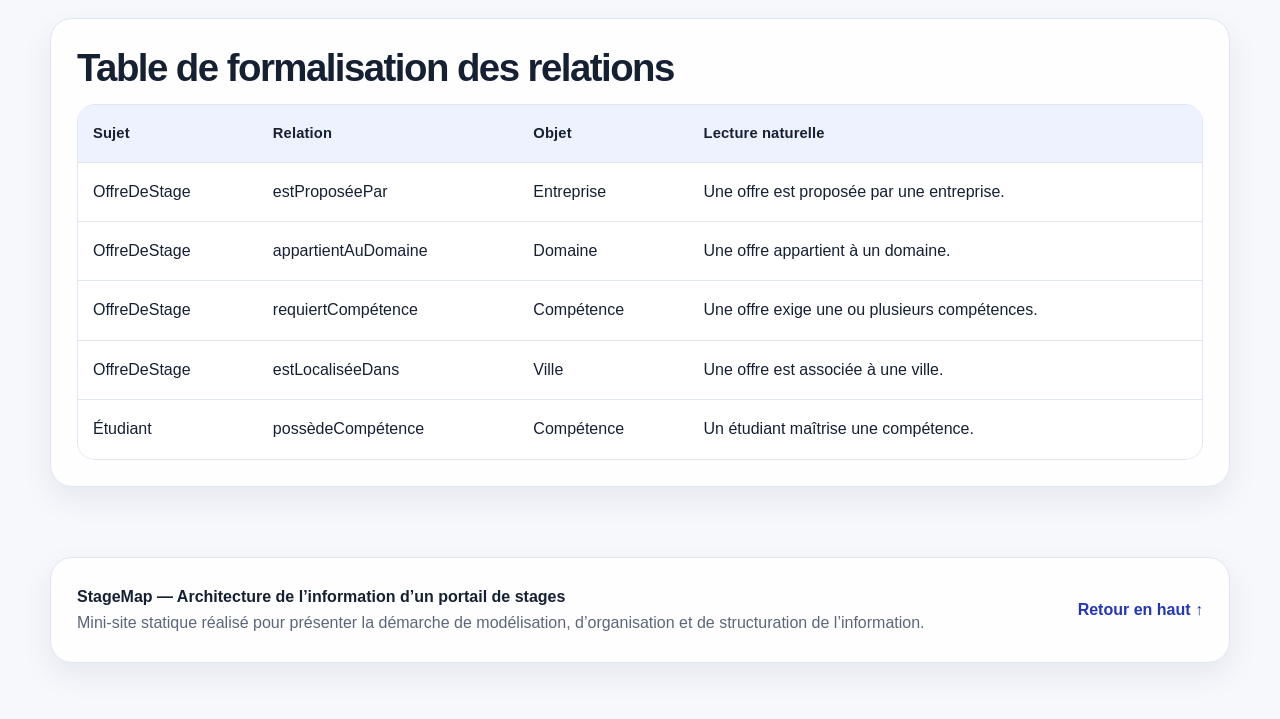
<file: ontology.html>
<!DOCTYPE html>
<html lang="fr">
<head>
  <meta charset="UTF-8">
  <meta name="viewport" content="width=device-width, initial-scale=1.0">
  <meta name="description" content="Ontologie - Projet StageMap en architecture de l'information.">
  <title>Ontologie | StageMap</title>
  <link rel="stylesheet" href="css/styles.css">
</head>
<body id="top" class="page-ontology">

<a class="skip-link" href="#main-content">Aller au contenu principal</a>
<header class="site-header">
  <div class="container header-inner">
    <a class="brand" href="index.html" aria-label="StageMap - Accueil">
      <span class="brand-mark">SM</span>
      <span>StageMap</span>
    </a>
    <button class="nav-toggle" type="button" aria-label="Ouvrir la navigation" aria-expanded="false">
      Menu
    </button>
    <nav class="main-nav" aria-label="Navigation principale">
      <a href="index.html">Accueil</a>
      <a href="sitemap.html">Sitemap</a>
      <a href="flows.html">User flows</a>
      <a href="wireframes.html">Wireframes</a>
      <a href="metadata.html">Métadonnées</a>
      <a href="ontology.html">Ontologie</a>
      <a href="content-model.html">Modèle de contenu</a>
    </nav>
  </div>
</header>

<main id="main-content">

<section class="container page-hero">
  <p class="breadcrumb"><a href="index.html">Accueil</a> / Ontologie</p>
  <h1>Ontologie métier du portail StageMap</h1>
  <p>
    L’ontologie permet de modéliser les concepts centraux du domaine et leurs relations.
    Elle complète les métadonnées en décrivant le sens des liens entre les entités.
  </p>
</section>

<section class="section">
  <div class="container grid-3">
    <article class="ontology-card">
      <h2>Classes principales</h2>
      <ul class="checklist">
        <li>OffreDeStage</li>
        <li>Entreprise</li>
        <li>Domaine</li>
        <li>Compétence</li>
        <li>Ville</li>
        <li>Étudiant</li>
      </ul>
    </article>
    <article class="ontology-card">
      <h2>Relations sémantiques</h2>
      <ul class="checklist">
        <li>estProposéePar</li>
        <li>appartientAuDomaine</li>
        <li>requiertCompétence</li>
        <li>estLocaliséeDans</li>
        <li>possèdeCompétence</li>
      </ul>
    </article>
    <article class="ontology-card">
      <h2>Intérêt</h2>
      <p>
        Cette modélisation rend possible une navigation plus intelligente :
        relier les offres aux compétences, les entreprises aux domaines
        et les étudiants aux contenus adaptés.
      </p>
    </article>
  </div>
</section>

<section class="section">
  <div class="container diagram-card">
    <h2>Schéma conceptuel de l’ontologie</h2>
    <svg class="ontology-graph" viewBox="0 0 1100 500" role="img" aria-labelledby="ontologyTitle ontologyDesc">
      <title id="ontologyTitle">Ontologie du portail StageMap</title>
      <desc id="ontologyDesc">Relations entre les offres de stage, entreprises, domaines, compétences, villes et étudiants.</desc>
      <defs>
        <marker id="arrow" markerWidth="10" markerHeight="10" refX="8" refY="5" orient="auto">
          <path d="M0,0 L10,5 L0,10 z" fill="#3347d6"></path>
        </marker>
      </defs>

      <g font-family="Inter, Segoe UI, Arial" text-anchor="middle">
        <rect x="420" y="190" width="260" height="86" rx="22" fill="#3347d6"/>
        <text x="550" y="225" font-size="24" font-weight="800" fill="#ffffff">OffreDeStage</text>
        <text x="550" y="252" font-size="16" fill="#eaf0ff">concept central</text>

        <rect x="90" y="75" width="220" height="78" rx="20" fill="#eef2ff" stroke="#dfe5f2"/>
        <text x="200" y="120" font-size="21" font-weight="800" fill="#162033">Entreprise</text>

        <rect x="790" y="75" width="220" height="78" rx="20" fill="#eef2ff" stroke="#dfe5f2"/>
        <text x="900" y="120" font-size="21" font-weight="800" fill="#162033">Domaine</text>

        <rect x="790" y="330" width="220" height="78" rx="20" fill="#eef2ff" stroke="#dfe5f2"/>
        <text x="900" y="375" font-size="21" font-weight="800" fill="#162033">Compétence</text>

        <rect x="90" y="330" width="220" height="78" rx="20" fill="#eef2ff" stroke="#dfe5f2"/>
        <text x="200" y="375" font-size="21" font-weight="800" fill="#162033">Ville</text>

        <rect x="430" y="20" width="240" height="78" rx="20" fill="#dff7f1" stroke="#b9ece1"/>
        <text x="550" y="65" font-size="21" font-weight="800" fill="#162033">Étudiant</text>

        <line x1="420" y1="212" x2="310" y2="132" stroke="#3347d6" stroke-width="4" marker-end="url(#arrow)"/>
        <text x="350" y="158" font-size="15" font-weight="700" fill="#3347d6">estProposéePar</text>

        <line x1="680" y1="212" x2="790" y2="132" stroke="#3347d6" stroke-width="4" marker-end="url(#arrow)"/>
        <text x="754" y="158" font-size="15" font-weight="700" fill="#3347d6">appartientAuDomaine</text>

        <line x1="680" y1="257" x2="790" y2="346" stroke="#3347d6" stroke-width="4" marker-end="url(#arrow)"/>
        <text x="760" y="314" font-size="15" font-weight="700" fill="#3347d6">requiertCompétence</text>

        <line x1="420" y1="257" x2="310" y2="346" stroke="#3347d6" stroke-width="4" marker-end="url(#arrow)"/>
        <text x="346" y="314" font-size="15" font-weight="700" fill="#3347d6">estLocaliséeDans</text>

        <line x1="550" y1="98" x2="550" y2="190" stroke="#16a085" stroke-width="4" marker-end="url(#arrow)"/>
        <text x="650" y="145" font-size="15" font-weight="700" fill="#0e7e69">consulte</text>

        <path d="M670 60 C780 75, 850 210, 895 330" fill="none" stroke="#16a085" stroke-width="4" marker-end="url(#arrow)"/>
        <text x="840" y="214" font-size="15" font-weight="700" fill="#0e7e69">possèdeCompétence</text>
      </g>
    </svg>
  </div>
</section>

<section class="section">
  <div class="container table-card">
    <h2>Table de formalisation des relations</h2>
    <div class="table-wrap">
      <table>
        <thead>
          <tr>
            <th>Sujet</th>
            <th>Relation</th>
            <th>Objet</th>
            <th>Lecture naturelle</th>
          </tr>
        </thead>
        <tbody>
          <tr><td>OffreDeStage</td><td>estProposéePar</td><td>Entreprise</td><td>Une offre est proposée par une entreprise.</td></tr>
          <tr><td>OffreDeStage</td><td>appartientAuDomaine</td><td>Domaine</td><td>Une offre appartient à un domaine.</td></tr>
          <tr><td>OffreDeStage</td><td>requiertCompétence</td><td>Compétence</td><td>Une offre exige une ou plusieurs compétences.</td></tr>
          <tr><td>OffreDeStage</td><td>estLocaliséeDans</td><td>Ville</td><td>Une offre est associée à une ville.</td></tr>
          <tr><td>Étudiant</td><td>possèdeCompétence</td><td>Compétence</td><td>Un étudiant maîtrise une compétence.</td></tr>
        </tbody>
      </table>
    </div>
  </div>
</section>

</main>

<footer class="footer">
  <div class="container footer-card">
    <div>
      <strong>StageMap — Architecture de l’information d’un portail de stages</strong>
      <p>Mini-site statique réalisé pour présenter la démarche de modélisation, d’organisation et de structuration de l’information.</p>
    </div>
    <a class="back-top" href="#top">Retour en haut ↑</a>
  </div>
</footer>
<script src="js/main.js"></script>

</body>
</html>
</file>
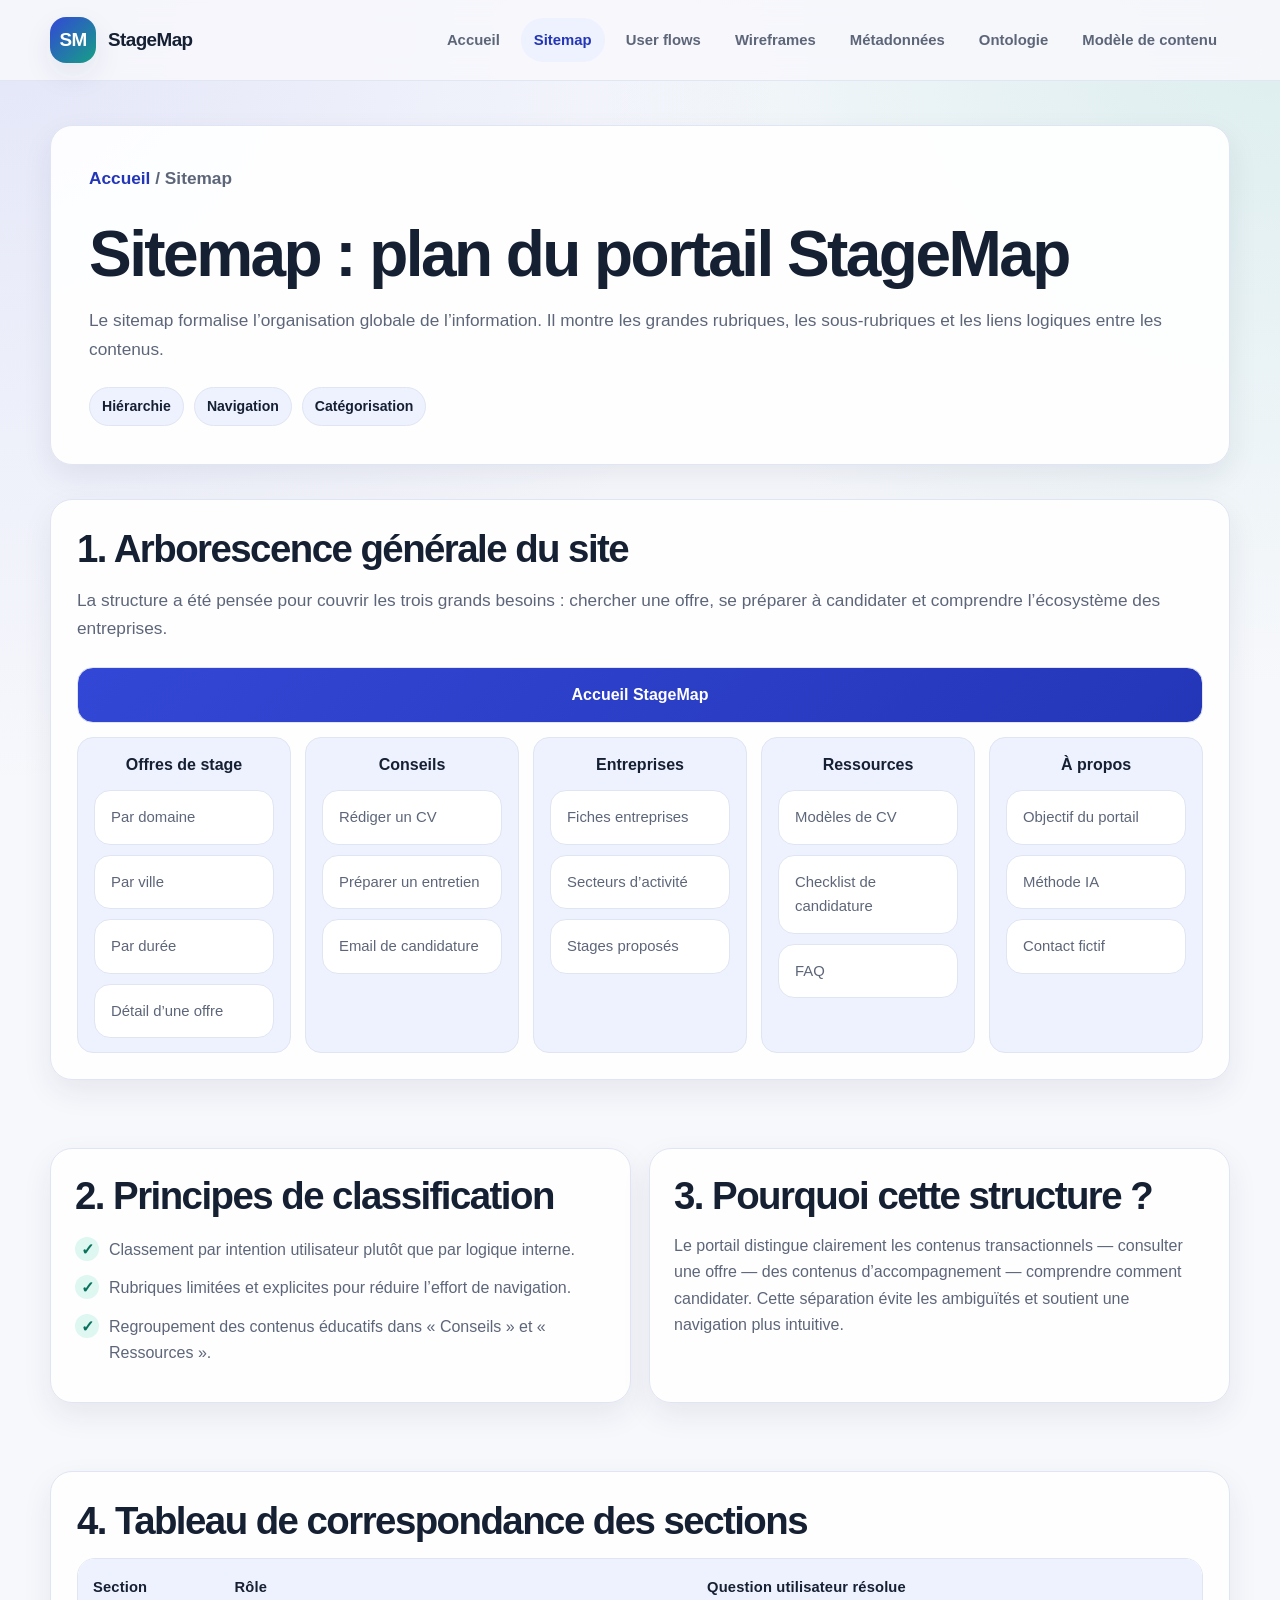
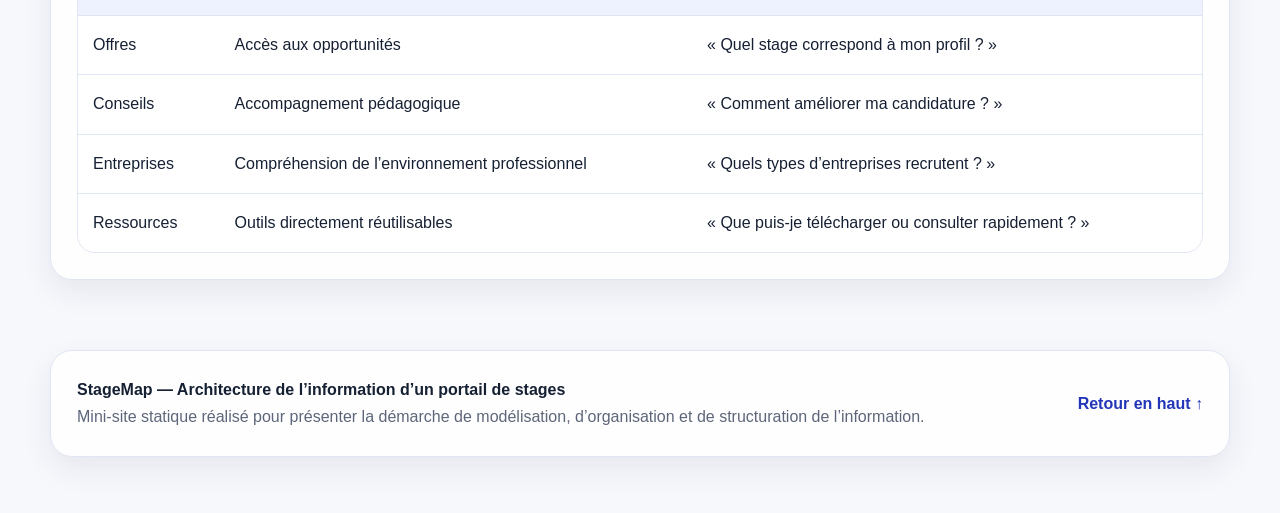
<file: sitemap.html>
<!DOCTYPE html>
<html lang="fr">
<head>
  <meta charset="UTF-8">
  <meta name="viewport" content="width=device-width, initial-scale=1.0">
  <meta name="description" content="Sitemap - Projet StageMap en architecture de l'information.">
  <title>Sitemap | StageMap</title>
  <link rel="stylesheet" href="css/styles.css">
</head>
<body id="top" class="page-sitemap">

<a class="skip-link" href="#main-content">Aller au contenu principal</a>
<header class="site-header">
  <div class="container header-inner">
    <a class="brand" href="index.html" aria-label="StageMap - Accueil">
      <span class="brand-mark">SM</span>
      <span>StageMap</span>
    </a>
    <button class="nav-toggle" type="button" aria-label="Ouvrir la navigation" aria-expanded="false">
      Menu
    </button>
    <nav class="main-nav" aria-label="Navigation principale">
      <a href="index.html">Accueil</a>
      <a href="sitemap.html">Sitemap</a>
      <a href="flows.html">User flows</a>
      <a href="wireframes.html">Wireframes</a>
      <a href="metadata.html">Métadonnées</a>
      <a href="ontology.html">Ontologie</a>
      <a href="content-model.html">Modèle de contenu</a>
    </nav>
  </div>
</header>

<main id="main-content">

<section class="container page-hero">
  <p class="breadcrumb"><a href="index.html">Accueil</a> / Sitemap</p>
  <h1>Sitemap : plan du portail StageMap</h1>
  <p>
    Le sitemap formalise l’organisation globale de l’information.
    Il montre les grandes rubriques, les sous-rubriques et les liens logiques entre les contenus.
  </p>
  <div class="pill-row">
    <span class="pill">Hiérarchie</span>
    <span class="pill">Navigation</span>
    <span class="pill">Catégorisation</span>
  </div>
</section>

<section class="section">
  <div class="container diagram-card">
    <h2>1. Arborescence générale du site</h2>
    <p class="section-intro">
      La structure a été pensée pour couvrir les trois grands besoins : chercher une offre,
      se préparer à candidater et comprendre l’écosystème des entreprises.
    </p>

    <div class="site-map-tree" role="img" aria-label="Sitemap du portail StageMap">
      <div class="tree-root">Accueil StageMap</div>
      <div class="tree-columns">
        <section class="tree-node">
          <strong>Offres de stage</strong>
          <div class="tree-leaf">Par domaine</div>
          <div class="tree-leaf">Par ville</div>
          <div class="tree-leaf">Par durée</div>
          <div class="tree-leaf">Détail d’une offre</div>
        </section>
        <section class="tree-node">
          <strong>Conseils</strong>
          <div class="tree-leaf">Rédiger un CV</div>
          <div class="tree-leaf">Préparer un entretien</div>
          <div class="tree-leaf">Email de candidature</div>
        </section>
        <section class="tree-node">
          <strong>Entreprises</strong>
          <div class="tree-leaf">Fiches entreprises</div>
          <div class="tree-leaf">Secteurs d’activité</div>
          <div class="tree-leaf">Stages proposés</div>
        </section>
        <section class="tree-node">
          <strong>Ressources</strong>
          <div class="tree-leaf">Modèles de CV</div>
          <div class="tree-leaf">Checklist de candidature</div>
          <div class="tree-leaf">FAQ</div>
        </section>
        <section class="tree-node">
          <strong>À propos</strong>
          <div class="tree-leaf">Objectif du portail</div>
          <div class="tree-leaf">Méthode IA</div>
          <div class="tree-leaf">Contact fictif</div>
        </section>
      </div>
    </div>
  </div>
</section>

<section class="section">
  <div class="container grid-2">
    <article class="card">
      <h2>2. Principes de classification</h2>
      <ul class="checklist">
        <li>Classement par intention utilisateur plutôt que par logique interne.</li>
        <li>Rubriques limitées et explicites pour réduire l’effort de navigation.</li>
        <li>Regroupement des contenus éducatifs dans « Conseils » et « Ressources ».</li>
      </ul>
    </article>
    <article class="card">
      <h2>3. Pourquoi cette structure ?</h2>
      <p>
        Le portail distingue clairement les contenus transactionnels
        — consulter une offre — des contenus d’accompagnement
        — comprendre comment candidater. Cette séparation évite les ambiguïtés
        et soutient une navigation plus intuitive.
      </p>
    </article>
  </div>
</section>

<section class="section">
  <div class="container table-card">
    <h2>4. Tableau de correspondance des sections</h2>
    <div class="table-wrap">
      <table>
        <thead>
          <tr>
            <th>Section</th>
            <th>Rôle</th>
            <th>Question utilisateur résolue</th>
          </tr>
        </thead>
        <tbody>
          <tr>
            <td>Offres</td>
            <td>Accès aux opportunités</td>
            <td>« Quel stage correspond à mon profil ? »</td>
          </tr>
          <tr>
            <td>Conseils</td>
            <td>Accompagnement pédagogique</td>
            <td>« Comment améliorer ma candidature ? »</td>
          </tr>
          <tr>
            <td>Entreprises</td>
            <td>Compréhension de l’environnement professionnel</td>
            <td>« Quels types d’entreprises recrutent ? »</td>
          </tr>
          <tr>
            <td>Ressources</td>
            <td>Outils directement réutilisables</td>
            <td>« Que puis-je télécharger ou consulter rapidement ? »</td>
          </tr>
        </tbody>
      </table>
    </div>
  </div>
</section>

</main>

<footer class="footer">
  <div class="container footer-card">
    <div>
      <strong>StageMap — Architecture de l’information d’un portail de stages</strong>
      <p>Mini-site statique réalisé pour présenter la démarche de modélisation, d’organisation et de structuration de l’information.</p>
    </div>
    <a class="back-top" href="#top">Retour en haut ↑</a>
  </div>
</footer>
<script src="js/main.js"></script>

</body>
</html>
</file>
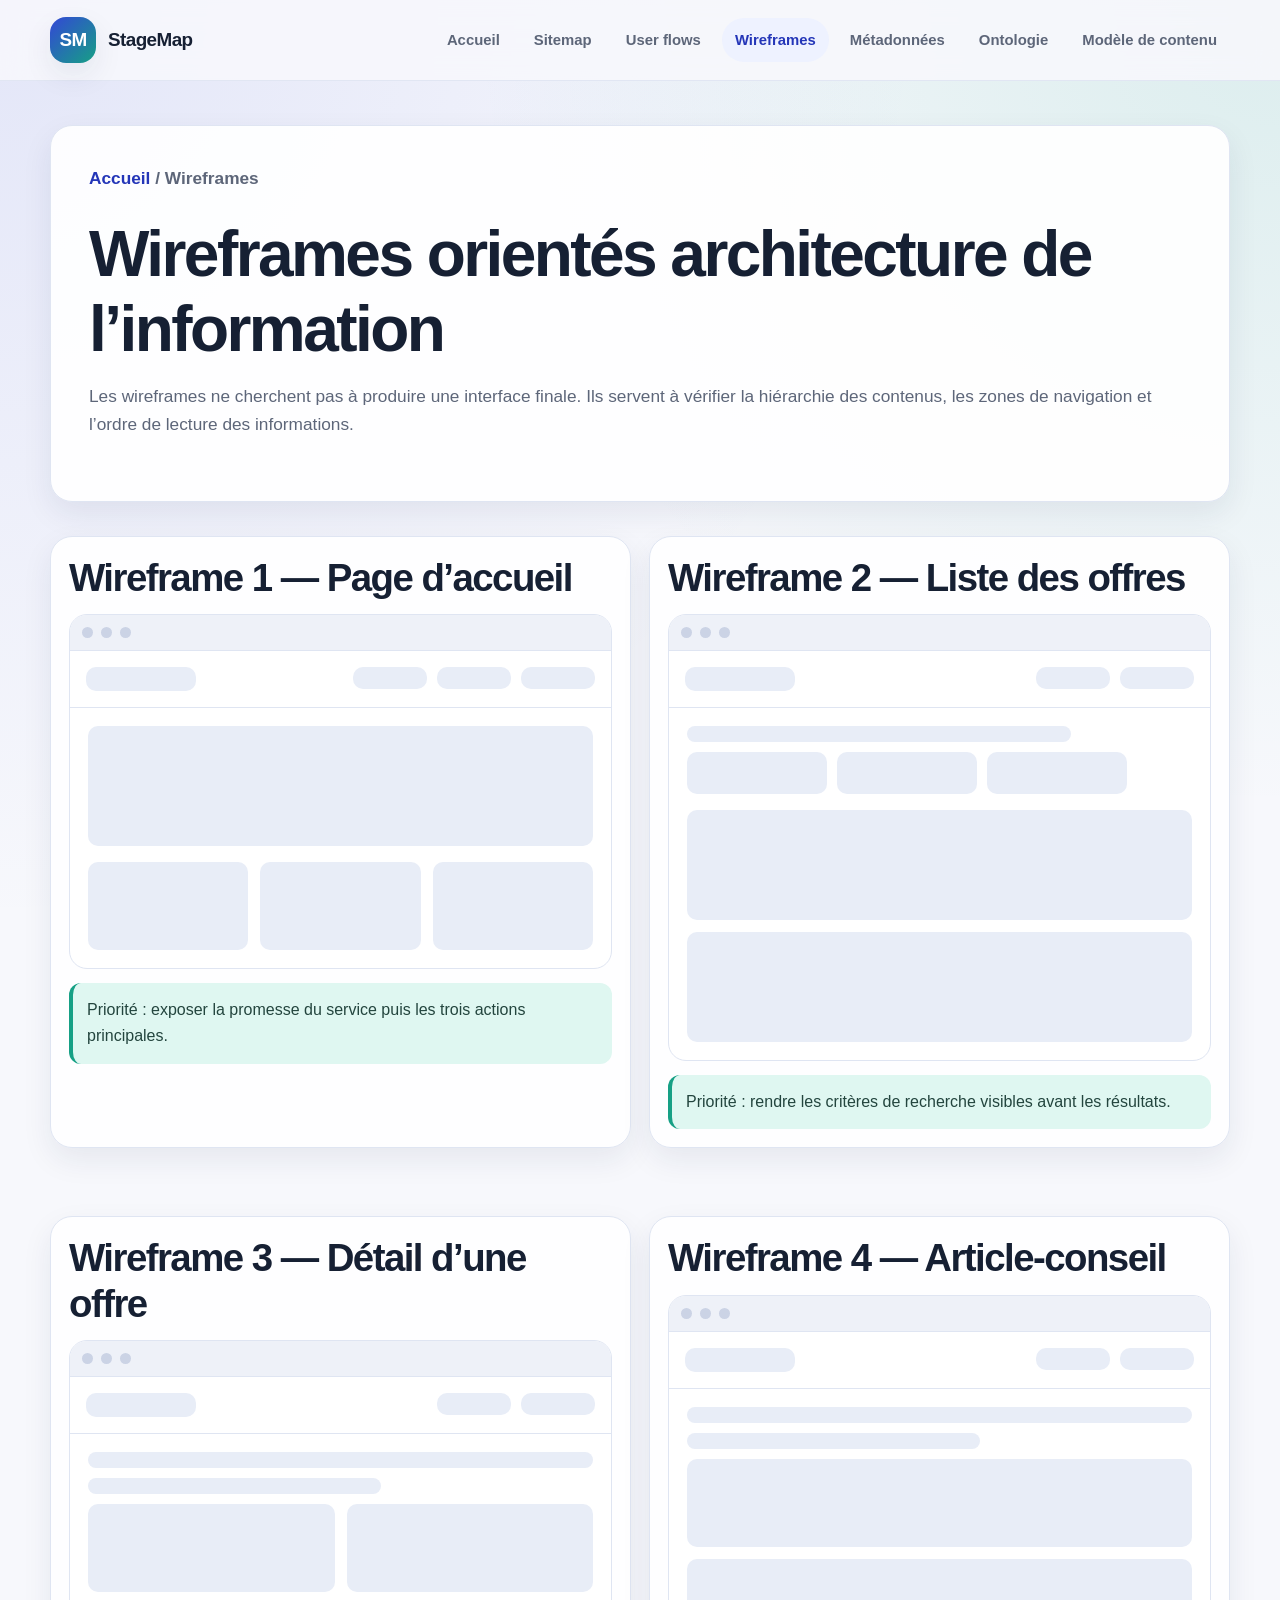
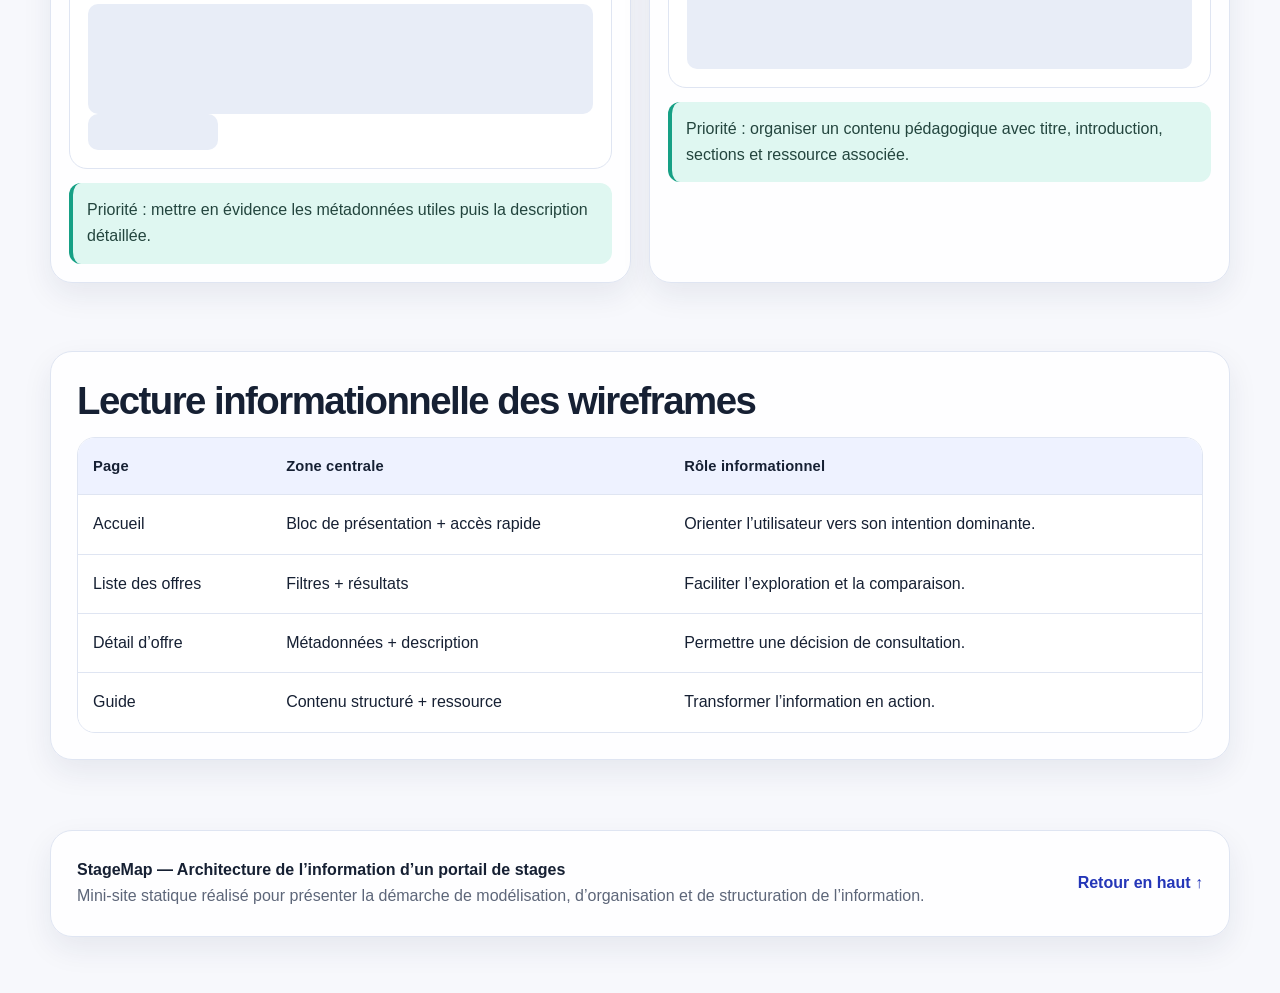
<file: wireframes.html>
<!DOCTYPE html>
<html lang="fr">
<head>
  <meta charset="UTF-8">
  <meta name="viewport" content="width=device-width, initial-scale=1.0">
  <meta name="description" content="Wireframes - Projet StageMap en architecture de l'information.">
  <title>Wireframes | StageMap</title>
  <link rel="stylesheet" href="css/styles.css">
</head>
<body id="top" class="page-wireframes">

<a class="skip-link" href="#main-content">Aller au contenu principal</a>
<header class="site-header">
  <div class="container header-inner">
    <a class="brand" href="index.html" aria-label="StageMap - Accueil">
      <span class="brand-mark">SM</span>
      <span>StageMap</span>
    </a>
    <button class="nav-toggle" type="button" aria-label="Ouvrir la navigation" aria-expanded="false">
      Menu
    </button>
    <nav class="main-nav" aria-label="Navigation principale">
      <a href="index.html">Accueil</a>
      <a href="sitemap.html">Sitemap</a>
      <a href="flows.html">User flows</a>
      <a href="wireframes.html">Wireframes</a>
      <a href="metadata.html">Métadonnées</a>
      <a href="ontology.html">Ontologie</a>
      <a href="content-model.html">Modèle de contenu</a>
    </nav>
  </div>
</header>

<main id="main-content">

<section class="container page-hero">
  <p class="breadcrumb"><a href="index.html">Accueil</a> / Wireframes</p>
  <h1>Wireframes orientés architecture de l’information</h1>
  <p>
    Les wireframes ne cherchent pas à produire une interface finale.
    Ils servent à vérifier la hiérarchie des contenus, les zones de navigation
    et l’ordre de lecture des informations.
  </p>
</section>

<section class="section">
  <div class="container grid-2">
    <article class="wireframe">
      <h2>Wireframe 1 — Page d’accueil</h2>
      <div class="wf-browser">
        <div class="wf-topbar"><span class="wf-dot"></span><span class="wf-dot"></span><span class="wf-dot"></span></div>
        <div class="wf-navbar"><div class="wf-logo"></div><div class="wf-pills"><div class="wf-pill"></div><div class="wf-pill"></div><div class="wf-pill"></div></div></div>
        <div class="wf-content">
          <div class="wf-hero"></div>
          <div class="wf-grid three"><div class="wf-box"></div><div class="wf-box"></div><div class="wf-box"></div></div>
        </div>
      </div>
      <div class="annotation">Priorité : exposer la promesse du service puis les trois actions principales.</div>
    </article>

    <article class="wireframe">
      <h2>Wireframe 2 — Liste des offres</h2>
      <div class="wf-browser">
        <div class="wf-topbar"><span class="wf-dot"></span><span class="wf-dot"></span><span class="wf-dot"></span></div>
        <div class="wf-navbar"><div class="wf-logo"></div><div class="wf-pills"><div class="wf-pill"></div><div class="wf-pill"></div></div></div>
        <div class="wf-content">
          <div class="wf-line mid"></div>
          <div class="wf-filters"><div class="wf-filter"></div><div class="wf-filter"></div><div class="wf-filter"></div></div>
          <div class="wf-card"></div>
          <div class="wf-card"></div>
        </div>
      </div>
      <div class="annotation">Priorité : rendre les critères de recherche visibles avant les résultats.</div>
    </article>
  </div>
</section>

<section class="section">
  <div class="container grid-2">
    <article class="wireframe">
      <h2>Wireframe 3 — Détail d’une offre</h2>
      <div class="wf-browser">
        <div class="wf-topbar"><span class="wf-dot"></span><span class="wf-dot"></span><span class="wf-dot"></span></div>
        <div class="wf-navbar"><div class="wf-logo"></div><div class="wf-pills"><div class="wf-pill"></div><div class="wf-pill"></div></div></div>
        <div class="wf-content">
          <div class="wf-line"></div>
          <div class="wf-line short"></div>
          <div class="wf-grid two"><div class="wf-box"></div><div class="wf-box"></div></div>
          <div class="wf-card"></div>
          <div class="wf-button"></div>
        </div>
      </div>
      <div class="annotation">Priorité : mettre en évidence les métadonnées utiles puis la description détaillée.</div>
    </article>

    <article class="wireframe">
      <h2>Wireframe 4 — Article-conseil</h2>
      <div class="wf-browser">
        <div class="wf-topbar"><span class="wf-dot"></span><span class="wf-dot"></span><span class="wf-dot"></span></div>
        <div class="wf-navbar"><div class="wf-logo"></div><div class="wf-pills"><div class="wf-pill"></div><div class="wf-pill"></div></div></div>
        <div class="wf-content">
          <div class="wf-line"></div>
          <div class="wf-line short"></div>
          <div class="wf-box"></div>
          <div class="wf-card"></div>
        </div>
      </div>
      <div class="annotation">Priorité : organiser un contenu pédagogique avec titre, introduction, sections et ressource associée.</div>
    </article>
  </div>
</section>

<section class="section">
  <div class="container table-card">
    <h2>Lecture informationnelle des wireframes</h2>
    <div class="table-wrap">
      <table>
        <thead>
          <tr>
            <th>Page</th>
            <th>Zone centrale</th>
            <th>Rôle informationnel</th>
          </tr>
        </thead>
        <tbody>
          <tr>
            <td>Accueil</td>
            <td>Bloc de présentation + accès rapide</td>
            <td>Orienter l’utilisateur vers son intention dominante.</td>
          </tr>
          <tr>
            <td>Liste des offres</td>
            <td>Filtres + résultats</td>
            <td>Faciliter l’exploration et la comparaison.</td>
          </tr>
          <tr>
            <td>Détail d’offre</td>
            <td>Métadonnées + description</td>
            <td>Permettre une décision de consultation.</td>
          </tr>
          <tr>
            <td>Guide</td>
            <td>Contenu structuré + ressource</td>
            <td>Transformer l’information en action.</td>
          </tr>
        </tbody>
      </table>
    </div>
  </div>
</section>

</main>

<footer class="footer">
  <div class="container footer-card">
    <div>
      <strong>StageMap — Architecture de l’information d’un portail de stages</strong>
      <p>Mini-site statique réalisé pour présenter la démarche de modélisation, d’organisation et de structuration de l’information.</p>
    </div>
    <a class="back-top" href="#top">Retour en haut ↑</a>
  </div>
</footer>
<script src="js/main.js"></script>

</body>
</html>
</file>
<file: css/styles.css>
:root {
  --bg: #f7f8fc;
  --surface: #ffffff;
  --surface-soft: #eef2ff;
  --primary: #3347d6;
  --primary-dark: #2436b8;
  --accent: #16a085;
  --accent-soft: #dff7f1;
  --text: #162033;
  --muted: #5d6679;
  --border: #dfe5f2;
  --shadow: 0 12px 30px rgba(25, 40, 80, 0.08);
  --radius: 22px;
  --radius-sm: 14px;
  --max-width: 1180px;
}

* {
  box-sizing: border-box;
}

html {
  scroll-behavior: smooth;
}

body {
  margin: 0;
  font-family: Inter, "Segoe UI", Roboto, Arial, sans-serif;
  color: var(--text);
  background:
    radial-gradient(circle at top left, rgba(51, 71, 214, 0.10), transparent 32%),
    radial-gradient(circle at top right, rgba(22, 160, 133, 0.12), transparent 28%),
    var(--bg);
  line-height: 1.65;
}

a {
  color: inherit;
  text-decoration: none;
}

img,
svg {
  max-width: 100%;
}

.container {
  width: min(100% - 40px, var(--max-width));
  margin: 0 auto;
}

.skip-link {
  position: absolute;
  top: -50px;
  left: 16px;
  padding: 10px 16px;
  background: var(--text);
  color: white;
  border-radius: 10px;
  z-index: 999;
}

.skip-link:focus {
  top: 16px;
}

.site-header {
  position: sticky;
  top: 0;
  z-index: 20;
  backdrop-filter: blur(14px);
  background: rgba(247, 248, 252, 0.88);
  border-bottom: 1px solid rgba(223, 229, 242, 0.9);
}

.header-inner {
  min-height: 80px;
  display: flex;
  align-items: center;
  justify-content: space-between;
  gap: 24px;
}

.brand {
  display: flex;
  align-items: center;
  gap: 12px;
  font-weight: 800;
  letter-spacing: -0.03em;
  font-size: 1.18rem;
}

.brand-mark {
  width: 46px;
  height: 46px;
  display: grid;
  place-items: center;
  color: white;
  background: linear-gradient(135deg, var(--primary), var(--accent));
  border-radius: 16px;
  box-shadow: var(--shadow);
  font-weight: 900;
}

.nav-toggle {
  display: none;
  border: 1px solid var(--border);
  background: var(--surface);
  color: var(--text);
  border-radius: 12px;
  padding: 10px 14px;
  cursor: pointer;
  font-weight: 700;
}

.main-nav {
  display: flex;
  flex-wrap: wrap;
  justify-content: flex-end;
  gap: 8px;
}

.main-nav a {
  padding: 10px 13px;
  border-radius: 999px;
  color: var(--muted);
  font-weight: 650;
  font-size: 0.93rem;
  transition: 0.2s ease;
}

.main-nav a:hover,
.main-nav a.active {
  color: var(--primary-dark);
  background: var(--surface-soft);
}

.hero {
  padding: 84px 0 42px;
}

.hero-grid {
  display: grid;
  grid-template-columns: 1.18fr 0.82fr;
  gap: 34px;
  align-items: stretch;
}

.hero-card,
.page-hero,
.card,
.diagram-card,
.table-card,
.callout,
.wireframe,
.flow-card,
.ontology-card,
.content-model-card,
.nav-card,
.footer-card {
  background: rgba(255, 255, 255, 0.93);
  border: 1px solid var(--border);
  border-radius: var(--radius);
  box-shadow: var(--shadow);
}

.hero-copy {
  padding: 44px;
}

.kicker {
  display: inline-flex;
  align-items: center;
  gap: 8px;
  padding: 8px 13px;
  border-radius: 999px;
  color: var(--primary-dark);
  background: var(--surface-soft);
  font-weight: 800;
  font-size: 0.86rem;
  margin-bottom: 18px;
}

h1,
h2,
h3,
h4 {
  margin: 0 0 14px;
  line-height: 1.18;
  letter-spacing: -0.04em;
}

h1 {
  font-size: clamp(2.3rem, 5vw, 4.7rem);
}

h2 {
  font-size: clamp(1.65rem, 3vw, 2.5rem);
}

h3 {
  font-size: 1.32rem;
}

h4 {
  font-size: 1.05rem;
}

.hero-copy p,
.page-hero p,
.section-intro {
  font-size: 1.08rem;
  color: var(--muted);
  margin: 0 0 24px;
}

.button-row {
  display: flex;
  flex-wrap: wrap;
  gap: 12px;
  margin-top: 26px;
}

.btn {
  display: inline-flex;
  align-items: center;
  justify-content: center;
  min-height: 48px;
  padding: 0 18px;
  border-radius: 999px;
  border: 1px solid transparent;
  font-weight: 800;
  transition: transform .18s ease, background .18s ease, border-color .18s ease;
}

.btn:hover {
  transform: translateY(-2px);
}

.btn-primary {
  color: white;
  background: linear-gradient(135deg, var(--primary), var(--primary-dark));
}

.btn-secondary {
  background: var(--surface);
  border-color: var(--border);
  color: var(--text);
}

.hero-side {
  padding: 28px;
  display: grid;
  gap: 16px;
  align-content: center;
}

.metric-grid {
  display: grid;
  grid-template-columns: repeat(2, 1fr);
  gap: 14px;
}

.metric {
  padding: 20px;
  border-radius: 18px;
  background: var(--surface-soft);
  border: 1px solid var(--border);
}

.metric strong {
  display: block;
  font-size: 2rem;
  letter-spacing: -0.05em;
}

.metric span {
  color: var(--muted);
  font-weight: 650;
  font-size: 0.93rem;
}

.mini-path {
  padding: 20px;
  border-radius: 18px;
  background: linear-gradient(135deg, rgba(51, 71, 214, .09), rgba(22, 160, 133, .10));
  border: 1px solid var(--border);
}

.mini-path ol {
  margin: 12px 0 0;
  padding-left: 18px;
}

.section {
  padding: 34px 0;
}

.section-heading {
  max-width: 840px;
  margin-bottom: 22px;
}

.grid-2,
.grid-3,
.grid-4 {
  display: grid;
  gap: 18px;
}

.grid-2 {
  grid-template-columns: repeat(2, 1fr);
}

.grid-3 {
  grid-template-columns: repeat(3, 1fr);
}

.grid-4 {
  grid-template-columns: repeat(4, 1fr);
}

.card {
  padding: 24px;
}

.card p,
.card li,
.callout p,
.flow-card p,
.ontology-card p,
.content-model-card p,
.footer-card p {
  color: var(--muted);
  margin-top: 0;
}

.icon-chip {
  display: inline-grid;
  place-items: center;
  width: 44px;
  height: 44px;
  margin-bottom: 14px;
  border-radius: 14px;
  color: var(--primary-dark);
  background: var(--surface-soft);
  font-weight: 900;
}

.page-hero {
  padding: 38px;
  margin-top: 44px;
}

.breadcrumb {
  color: var(--muted);
  font-weight: 750;
  font-size: 0.92rem;
  margin-bottom: 12px;
}

.breadcrumb a {
  color: var(--primary-dark);
}

.tag-list,
.legend,
.pill-row {
  display: flex;
  flex-wrap: wrap;
  gap: 10px;
}

.tag,
.pill,
.legend span {
  padding: 7px 12px;
  border-radius: 999px;
  background: var(--surface-soft);
  border: 1px solid var(--border);
  font-weight: 750;
  font-size: 0.88rem;
}

.diagram-card,
.table-card,
.callout,
.flow-card,
.ontology-card,
.content-model-card,
.nav-card {
  padding: 26px;
}

.site-map-tree {
  display: grid;
  gap: 14px;
  margin-top: 18px;
}

.tree-root,
.tree-node,
.tree-leaf {
  border-radius: 16px;
  border: 1px solid var(--border);
  padding: 14px 16px;
  background: var(--surface);
}

.tree-root {
  text-align: center;
  font-weight: 900;
  color: white;
  background: linear-gradient(135deg, var(--primary), var(--primary-dark));
}

.tree-columns {
  display: grid;
  grid-template-columns: repeat(5, 1fr);
  gap: 14px;
}

.tree-node {
  background: var(--surface-soft);
}

.tree-node > strong {
  display: block;
  text-align: center;
  margin-bottom: 12px;
}

.tree-leaf {
  margin-top: 10px;
  font-size: .93rem;
  color: var(--muted);
  background: white;
}

.table-wrap {
  overflow-x: auto;
  border-radius: 18px;
  border: 1px solid var(--border);
}

table {
  width: 100%;
  border-collapse: collapse;
  background: white;
}

th,
td {
  padding: 16px 15px;
  text-align: left;
  vertical-align: top;
  border-bottom: 1px solid var(--border);
}

th {
  background: var(--surface-soft);
  font-size: .92rem;
  letter-spacing: .01em;
}

tr:last-child td {
  border-bottom: none;
}

.flow-track {
  display: flex;
  align-items: stretch;
  flex-wrap: wrap;
  gap: 12px;
  margin-top: 20px;
}

.flow-step {
  flex: 1 1 150px;
  min-height: 92px;
  padding: 16px;
  border-radius: 16px;
  border: 1px solid var(--border);
  background: white;
  display: flex;
  flex-direction: column;
  justify-content: center;
}

.flow-step strong {
  display: block;
  margin-bottom: 4px;
}

.flow-arrow {
  align-self: center;
  font-size: 1.6rem;
  color: var(--primary);
  font-weight: 900;
}

.flow-lane {
  display: grid;
  grid-template-columns: 0.75fr 1fr 1fr 1fr;
  gap: 10px;
  margin-top: 18px;
}

.lane-label,
.lane-cell {
  padding: 15px;
  border-radius: 15px;
  border: 1px solid var(--border);
  background: white;
}

.lane-label {
  font-weight: 900;
  background: var(--surface-soft);
}

.wireframe {
  padding: 18px;
}

.wf-browser {
  border: 1px solid var(--border);
  border-radius: 18px;
  overflow: hidden;
  background: white;
}

.wf-topbar {
  display: flex;
  gap: 8px;
  padding: 12px;
  background: #eef1f8;
  border-bottom: 1px solid var(--border);
}

.wf-dot {
  width: 11px;
  height: 11px;
  border-radius: 50%;
  background: #cbd3e5;
}

.wf-navbar {
  display: flex;
  justify-content: space-between;
  gap: 14px;
  padding: 16px;
  border-bottom: 1px solid var(--border);
}

.wf-logo,
.wf-pill,
.wf-line,
.wf-box,
.wf-button,
.wf-filter,
.wf-card,
.wf-hero {
  background: #e8edf7;
  border-radius: 10px;
}

.wf-logo {
  width: 110px;
  height: 24px;
}

.wf-pills {
  display: flex;
  gap: 10px;
}

.wf-pill {
  width: 74px;
  height: 22px;
}

.wf-content {
  padding: 18px;
}

.wf-hero {
  height: 120px;
  margin-bottom: 16px;
}

.wf-grid {
  display: grid;
  gap: 12px;
}

.wf-grid.three {
  grid-template-columns: repeat(3, 1fr);
}

.wf-grid.two {
  grid-template-columns: 1fr 1fr;
}

.wf-box {
  min-height: 88px;
}

.wf-line {
  height: 16px;
  margin-bottom: 10px;
}

.wf-line.short {
  width: 58%;
}

.wf-line.mid {
  width: 76%;
}

.wf-button {
  width: 130px;
  height: 36px;
}

.wf-filters {
  display: flex;
  flex-wrap: wrap;
  gap: 10px;
  margin-bottom: 16px;
}

.wf-filter {
  width: 140px;
  height: 42px;
}

.wf-card {
  min-height: 110px;
  padding: 16px;
  margin-top: 12px;
}

.annotation {
  margin-top: 14px;
  padding: 14px;
  border-left: 4px solid var(--accent);
  border-radius: 12px;
  background: var(--accent-soft);
  color: #23453e;
}

.meta-schema {
  display: grid;
  grid-template-columns: 1fr 1fr;
  gap: 16px;
}

.schema-box {
  padding: 20px;
  border: 1px solid var(--border);
  border-radius: 18px;
  background: white;
}

.schema-box ul {
  margin-bottom: 0;
}

.ontology-graph {
  min-height: 460px;
  width: 100%;
  display: block;
  margin-top: 18px;
}

.controlled-vocab {
  display: grid;
  grid-template-columns: 1fr 1fr;
  gap: 18px;
}

.vocab-list {
  border: 1px solid var(--border);
  border-radius: 18px;
  overflow: hidden;
  background: white;
}

.vocab-list h4 {
  margin: 0;
  padding: 16px;
  background: var(--surface-soft);
}

.vocab-list ul {
  margin: 0;
  padding: 16px 30px 18px;
}

.model-columns {
  display: grid;
  grid-template-columns: repeat(2, 1fr);
  gap: 18px;
}

.model-card {
  padding: 20px;
  border-radius: 18px;
  border: 1px solid var(--border);
  background: white;
}

.model-card dl {
  margin: 0;
}

.model-card dt {
  font-weight: 900;
  margin-top: 12px;
}

.model-card dd {
  margin: 4px 0 0;
  color: var(--muted);
}

.json-block,
.code-like {
  margin-top: 18px;
  border-radius: 18px;
  padding: 20px;
  overflow-x: auto;
  color: #eaf0ff;
  background: #182235;
  font-family: Consolas, "Courier New", monospace;
  font-size: .94rem;
}

.callout {
  border-left: 6px solid var(--primary);
}

.nav-card a {
  display: block;
  padding: 16px;
  margin-top: 12px;
  border-radius: 16px;
  border: 1px solid var(--border);
  background: white;
  font-weight: 850;
}

.nav-card a span {
  display: block;
  color: var(--muted);
  font-weight: 600;
  font-size: .94rem;
  margin-top: 3px;
}

.checklist {
  list-style: none;
  padding: 0;
  margin: 18px 0 0;
}

.checklist li {
  position: relative;
  padding-left: 34px;
  margin-bottom: 12px;
}

.checklist li::before {
  content: "✓";
  position: absolute;
  left: 0;
  top: 0;
  width: 24px;
  height: 24px;
  display: grid;
  place-items: center;
  border-radius: 50%;
  background: var(--accent-soft);
  color: #0a715d;
  font-weight: 950;
}

.footer {
  padding: 36px 0 56px;
}

.footer-card {
  padding: 26px;
  display: flex;
  gap: 20px;
  align-items: center;
  justify-content: space-between;
}

.footer-card p {
  margin-bottom: 0;
}

.back-top {
  font-weight: 850;
  color: var(--primary-dark);
}

.page-index .main-nav a[href="index.html"],
.page-sitemap .main-nav a[href="sitemap.html"],
.page-flows .main-nav a[href="flows.html"],
.page-wireframes .main-nav a[href="wireframes.html"],
.page-metadata .main-nav a[href="metadata.html"],
.page-ontology .main-nav a[href="ontology.html"],
.page-content .main-nav a[href="content-model.html"] {
  color: var(--primary-dark);
  background: var(--surface-soft);
}

@media (max-width: 1060px) {
  .tree-columns,
  .grid-4 {
    grid-template-columns: repeat(2, 1fr);
  }

  .hero-grid {
    grid-template-columns: 1fr;
  }
}

@media (max-width: 860px) {
  .nav-toggle {
    display: inline-flex;
  }

  .main-nav {
    display: none;
    position: absolute;
    top: 72px;
    left: 20px;
    right: 20px;
    padding: 14px;
    border: 1px solid var(--border);
    border-radius: 20px;
    background: rgba(255,255,255,.98);
    box-shadow: var(--shadow);
  }

  .main-nav.open {
    display: flex;
    flex-direction: column;
    align-items: stretch;
  }

  .main-nav a {
    width: 100%;
  }

  .grid-2,
  .grid-3,
  .meta-schema,
  .controlled-vocab,
  .model-columns,
  .flow-lane {
    grid-template-columns: 1fr;
  }

  .tree-columns {
    grid-template-columns: 1fr;
  }

  .wf-grid.three,
  .wf-grid.two {
    grid-template-columns: 1fr;
  }

  .footer-card {
    display: grid;
  }
}

@media (max-width: 580px) {
  .container {
    width: min(100% - 24px, var(--max-width));
  }

  .hero-copy,
  .page-hero,
  .card,
  .diagram-card,
  .table-card,
  .callout,
  .flow-card,
  .ontology-card,
  .content-model-card,
  .nav-card {
    padding: 20px;
  }

  h1 {
    font-size: 2.35rem;
  }

  .metric-grid {
    grid-template-columns: 1fr;
  }

  .flow-arrow {
    width: 100%;
    text-align: center;
    transform: rotate(90deg);
  }
}
</file>
